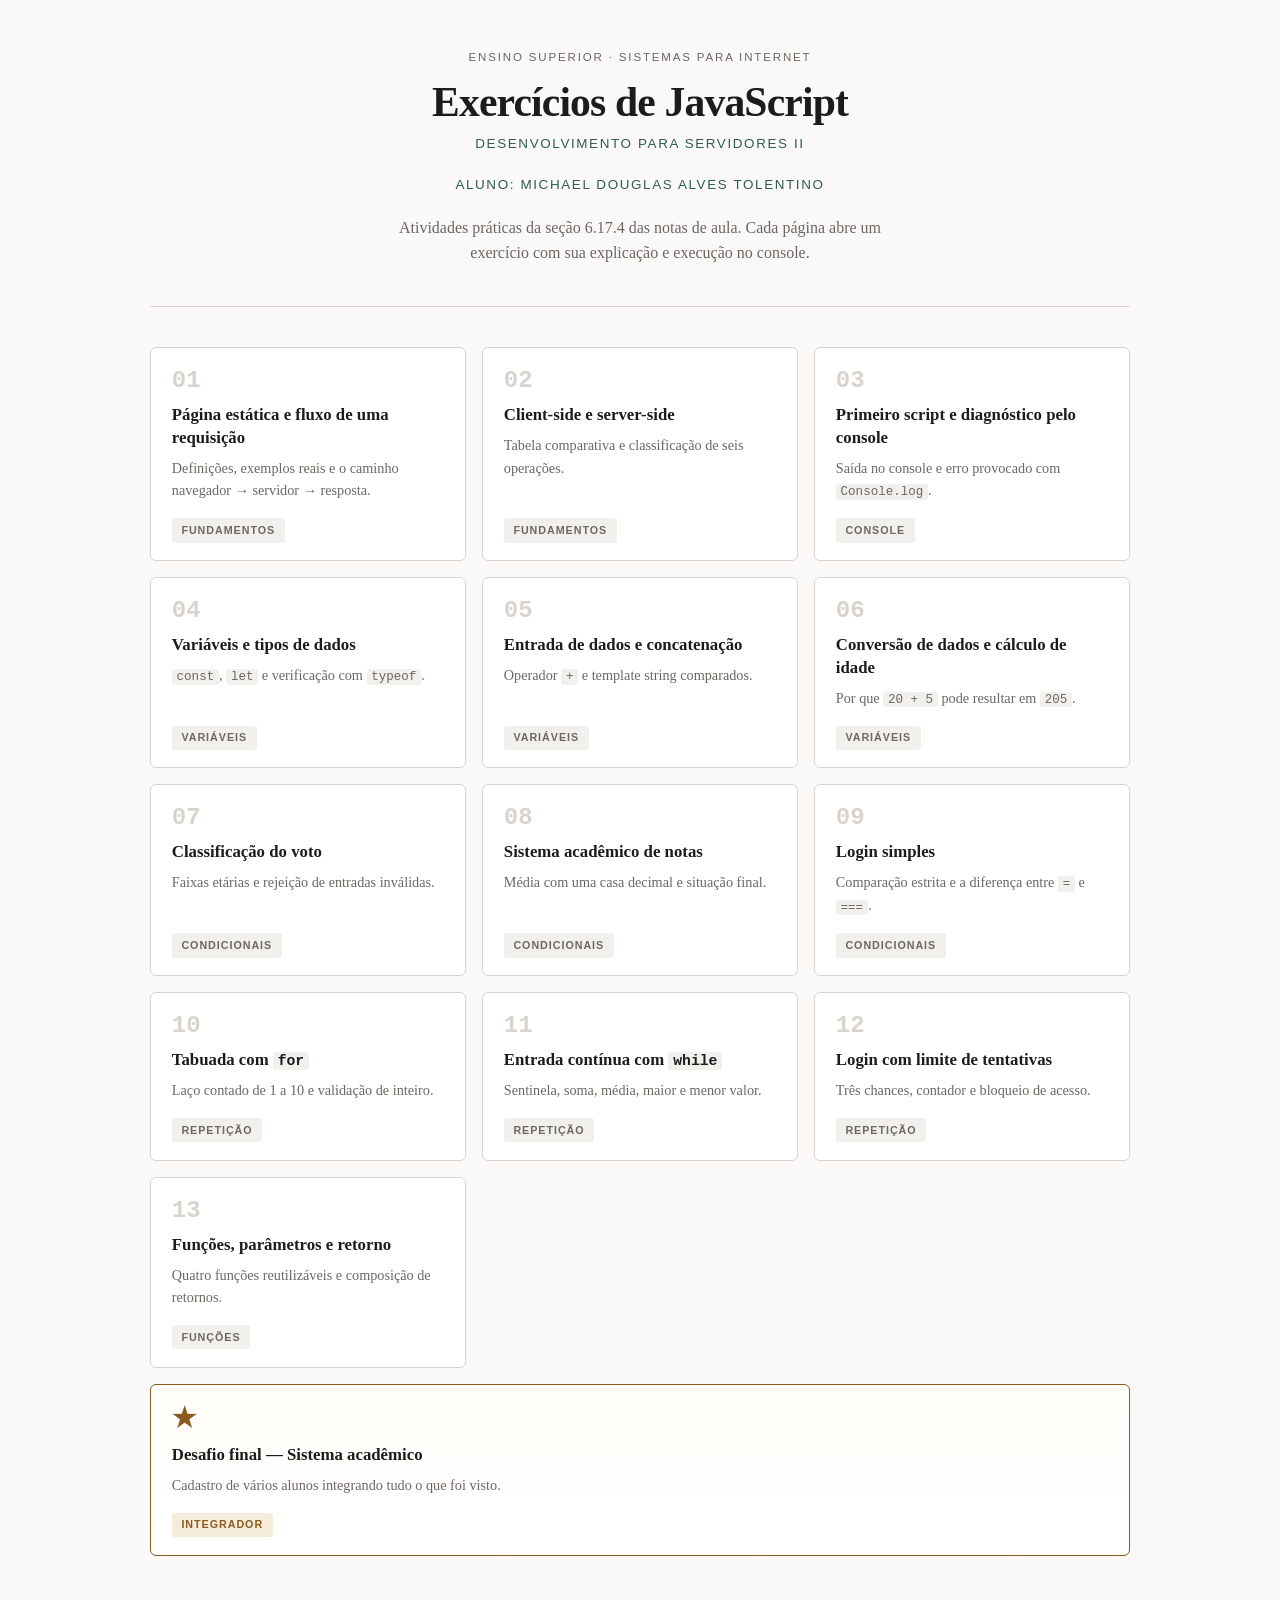
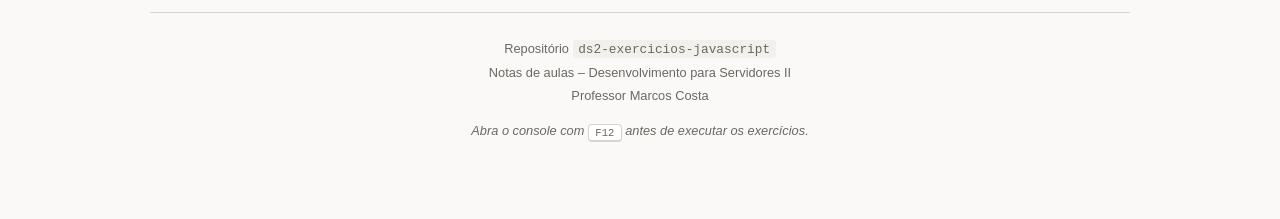
<file: index.html>
<!DOCTYPE html>
<html lang="pt-BR">
<head>
  <meta charset="UTF-8">
  <meta name="viewport" content="width=device-width, initial-scale=1.0">
  <title>Exercícios de JavaScript — Desenvolvimento para Servidores II</title>
  <link rel="stylesheet" href="css/Style.css">
</head>
<body>
<main>

  <header class="cabecalho">
    <p class="etiqueta">Ensino Superior &middot; Sistemas para Internet</p>
    <h1>Exercícios de JavaScript</h1>
    <p class="subtitulo">Desenvolvimento para Servidores II</p>
    <p class="subtitulo">Aluno: Michael Douglas Alves Tolentino</p>
    <p class="descricao">
      Atividades práticas da seção 6.17.4 das notas de aula. Cada página abre um
      exercício com sua explicação e execução no console.
    </p>
  </header>

  <nav class="grade" aria-label="Lista de exercícios">

    <a class="cartao" href="exercicio1.html">
      <span class="numero">01</span>
      <span class="titulo">Página estática e fluxo de uma requisição</span>
      <span class="descricao-cartao">Definições, exemplos reais e o caminho navegador → servidor → resposta.</span>
      <span class="tema">Fundamentos</span>
    </a>

    <a class="cartao" href="exercicio2.html">
      <span class="numero">02</span>
      <span class="titulo">Client-side e server-side</span>
      <span class="descricao-cartao">Tabela comparativa e classificação de seis operações.</span>
      <span class="tema">Fundamentos</span>
    </a>

    <a class="cartao" href="exercicio3.html">
      <span class="numero">03</span>
      <span class="titulo">Primeiro script e diagnóstico pelo console</span>
      <span class="descricao-cartao">Saída no console e erro provocado com <code>Console.log</code>.</span>
      <span class="tema">Console</span>
    </a>

    <a class="cartao" href="exercicio4.html">
      <span class="numero">04</span>
      <span class="titulo">Variáveis e tipos de dados</span>
      <span class="descricao-cartao"><code>const</code>, <code>let</code> e verificação com <code>typeof</code>.</span>
      <span class="tema">Variáveis</span>
    </a>

    <a class="cartao" href="exercicio5.html">
      <span class="numero">05</span>
      <span class="titulo">Entrada de dados e concatenação</span>
      <span class="descricao-cartao">Operador <code>+</code> e template string comparados.</span>
      <span class="tema">Variáveis</span>
    </a>

    <a class="cartao" href="exercicio6.html">
      <span class="numero">06</span>
      <span class="titulo">Conversão de dados e cálculo de idade</span>
      <span class="descricao-cartao">Por que <code>20 + 5</code> pode resultar em <code>205</code>.</span>
      <span class="tema">Variáveis</span>
    </a>

    <a class="cartao" href="exercicio7.html">
      <span class="numero">07</span>
      <span class="titulo">Classificação do voto</span>
      <span class="descricao-cartao">Faixas etárias e rejeição de entradas inválidas.</span>
      <span class="tema">Condicionais</span>
    </a>

    <a class="cartao" href="exercicio8.html">
      <span class="numero">08</span>
      <span class="titulo">Sistema acadêmico de notas</span>
      <span class="descricao-cartao">Média com uma casa decimal e situação final.</span>
      <span class="tema">Condicionais</span>
    </a>

    <a class="cartao" href="exercicio9.html">
      <span class="numero">09</span>
      <span class="titulo">Login simples</span>
      <span class="descricao-cartao">Comparação estrita e a diferença entre <code>=</code> e <code>===</code>.</span>
      <span class="tema">Condicionais</span>
    </a>

    <a class="cartao" href="exercicio10.html">
      <span class="numero">10</span>
      <span class="titulo">Tabuada com <code>for</code></span>
      <span class="descricao-cartao">Laço contado de 1 a 10 e validação de inteiro.</span>
      <span class="tema">Repetição</span>
    </a>

    <a class="cartao" href="exercicio11.html">
      <span class="numero">11</span>
      <span class="titulo">Entrada contínua com <code>while</code></span>
      <span class="descricao-cartao">Sentinela, soma, média, maior e menor valor.</span>
      <span class="tema">Repetição</span>
    </a>

    <a class="cartao" href="exercicio12.html">
      <span class="numero">12</span>
      <span class="titulo">Login com limite de tentativas</span>
      <span class="descricao-cartao">Três chances, contador e bloqueio de acesso.</span>
      <span class="tema">Repetição</span>
    </a>

    <a class="cartao" href="exercicio13.html">
      <span class="numero">13</span>
      <span class="titulo">Funções, parâmetros e retorno</span>
      <span class="descricao-cartao">Quatro funções reutilizáveis e composição de retornos.</span>
      <span class="tema">Funções</span>
    </a>

    <a class="cartao destaque" href="dessafio_final.html">
      <span class="numero">★</span>
      <span class="titulo">Desafio final — Sistema acadêmico</span>
      <span class="descricao-cartao">Cadastro de vários alunos integrando tudo o que foi visto.</span>
      <span class="tema">Integrador</span>
    </a>

  </nav>

  <footer>
    <p>
      Repositório <code>ds2-exercicios-javascript</code><br>
      Notas de aulas &ndash; Desenvolvimento para Servidores II<br>
      Professor Marcos Costa
    </p>
    <p class="dica">
      Abra o console com <kbd>F12</kbd> antes de executar os exercícios.
    </p>
  </footer>

</main>
</body>
</html>
</file>
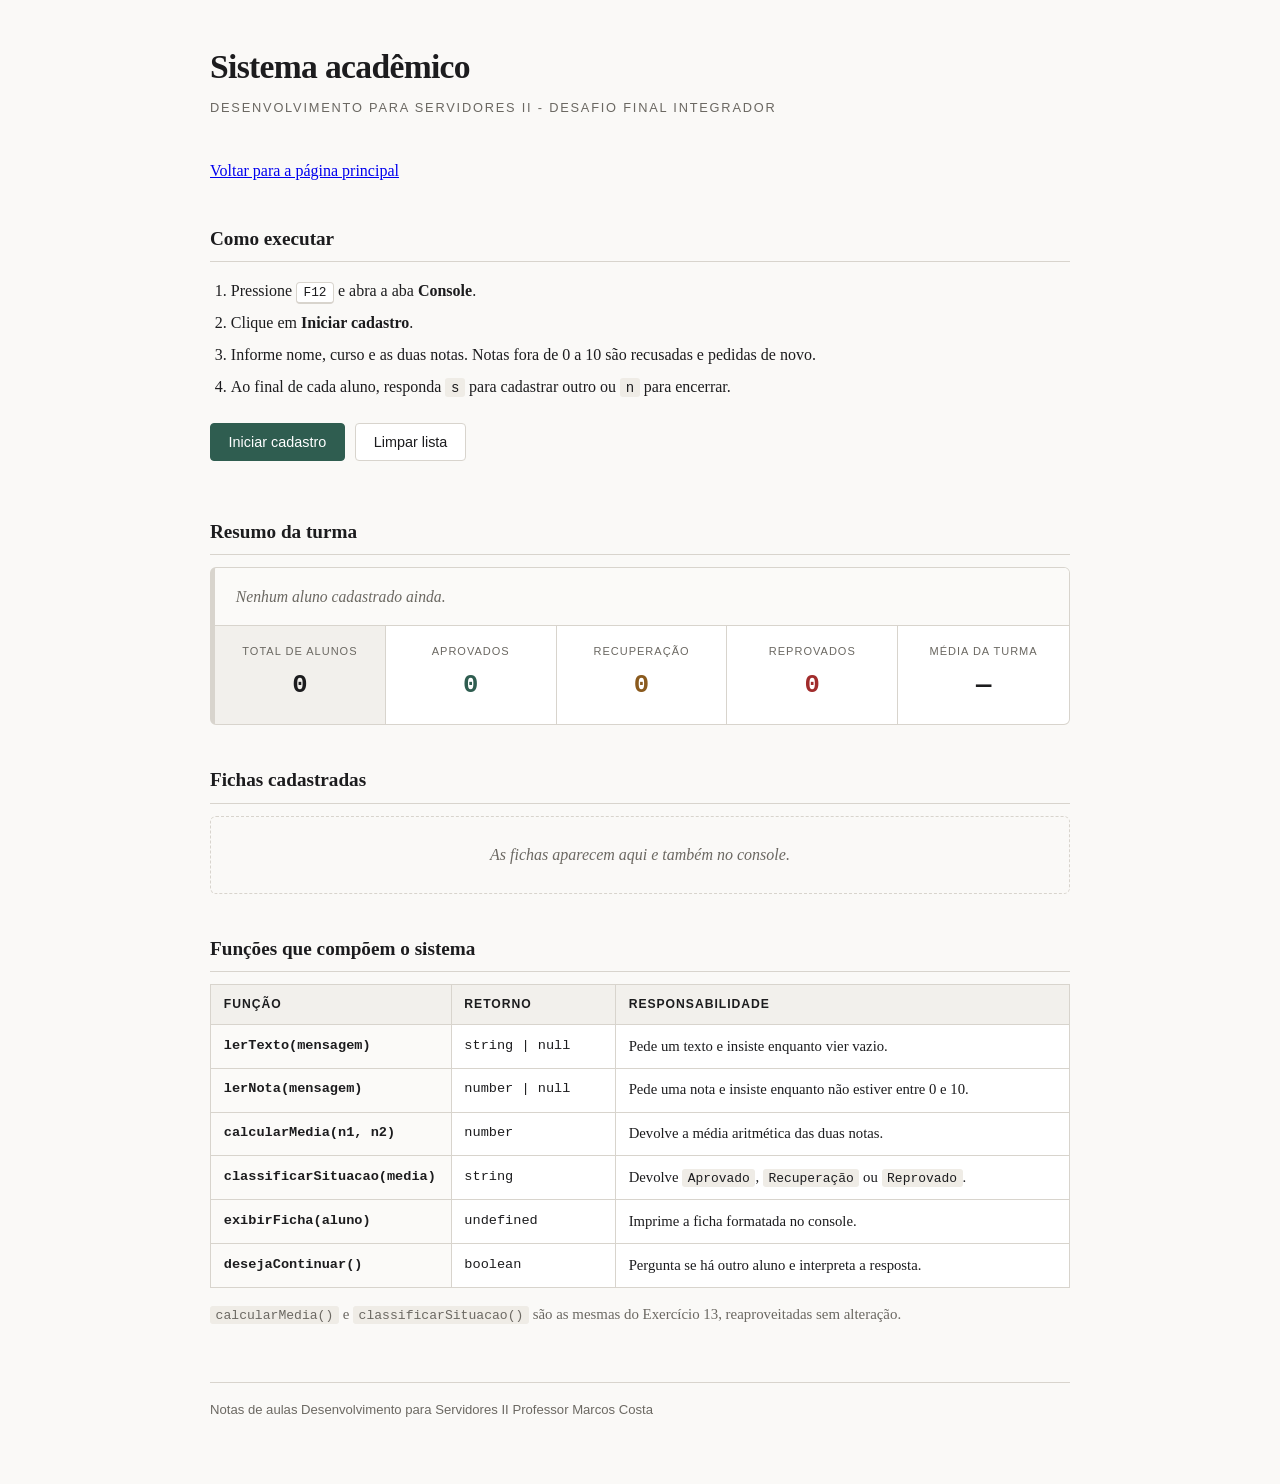
<file: dessafio_final.html>
<!DOCTYPE html>
<html lang="pt-BR">
<head>
  <meta charset="UTF-8">
  <meta name="viewport" content="width=device-width, initial-scale=1.0">
  <title>Desafio final — Sistema acadêmico</title>
  <link rel="stylesheet" href="css/desafio_final.css">
</head>
<body>
<main>

  <header class="cabecalho">
    <h1>Sistema acadêmico</h1>
    <p class="subtitulo">Desenvolvimento para Servidores II - Desafio final integrador</p>
    <a href="index.html">Voltar para a página principal</a>
  </header>

  <section class="instrucoes">
    <h2>Como executar</h2>
    <ol>
      <li>Pressione <kbd>F12</kbd> e abra a aba <strong>Console</strong>.</li>
      <li>Clique em <strong>Iniciar cadastro</strong>.</li>
      <li>Informe nome, curso e as duas notas. Notas fora de 0 a 10 são recusadas e pedidas de novo.</li>
      <li>Ao final de cada aluno, responda <code>s</code> para cadastrar outro ou <code>n</code> para encerrar.</li>
    </ol>
    <button type="button" id="btnIniciar" class="botao-demo">Iniciar cadastro</button>
    <button type="button" id="btnLimpar" class="botao-demo secundario">Limpar lista</button>
  </section>

  <section>
    <h2>Resumo da turma</h2>
    <div class="painel" id="painel" data-estado="vazio">
      <p class="estado" id="estadoTexto">Nenhum aluno cadastrado ainda.</p>

      <div class="grade">
        <div class="celula destaque">
          <span class="celula-rotulo">Total de alunos</span>
          <span class="celula-valor" id="valorTotal">0</span>
        </div>
        <div class="celula">
          <span class="celula-rotulo">Aprovados</span>
          <span class="celula-valor aprovado" id="valorAprovados">0</span>
        </div>
        <div class="celula">
          <span class="celula-rotulo">Recuperação</span>
          <span class="celula-valor recuperacao" id="valorRecuperacao">0</span>
        </div>
        <div class="celula">
          <span class="celula-rotulo">Reprovados</span>
          <span class="celula-valor reprovado" id="valorReprovados">0</span>
        </div>
        <div class="celula">
          <span class="celula-rotulo">Média da turma</span>
          <span class="celula-valor" id="valorMediaTurma">—</span>
        </div>
      </div>
    </div>
  </section>

  <section>
    <h2>Fichas cadastradas</h2>
    <div class="fichas" id="fichas">
      <p class="vazio">As fichas aparecem aqui e também no console.</p>
    </div>
  </section>

  <section>
    <h2>Funções que compõem o sistema</h2>
    <div class="tabela-rolagem">
      <table class="dados">
        <thead>
          <tr>
            <th>Função</th>
            <th>Retorno</th>
            <th>Responsabilidade</th>
          </tr>
        </thead>
        <tbody>
          <tr>
            <th scope="row" class="mono">lerTexto(mensagem)</th>
            <td class="mono">string | null</td>
            <td>Pede um texto e insiste enquanto vier vazio.</td>
          </tr>
          <tr>
            <th scope="row" class="mono">lerNota(mensagem)</th>
            <td class="mono">number | null</td>
            <td>Pede uma nota e insiste enquanto não estiver entre 0 e 10.</td>
          </tr>
          <tr>
            <th scope="row" class="mono">calcularMedia(n1, n2)</th>
            <td class="mono">number</td>
            <td>Devolve a média aritmética das duas notas.</td>
          </tr>
          <tr>
            <th scope="row" class="mono">classificarSituacao(media)</th>
            <td class="mono">string</td>
            <td>Devolve <code>Aprovado</code>, <code>Recuperação</code> ou <code>Reprovado</code>.</td>
          </tr>
          <tr>
            <th scope="row" class="mono">exibirFicha(aluno)</th>
            <td class="mono">undefined</td>
            <td>Imprime a ficha formatada no console.</td>
          </tr>
          <tr>
            <th scope="row" class="mono">desejaContinuar()</th>
            <td class="mono">boolean</td>
            <td>Pergunta se há outro aluno e interpreta a resposta.</td>
          </tr>
        </tbody>
      </table>
    </div>
    <p class="apoio">
      <code>calcularMedia()</code> e <code>classificarSituacao()</code> são as
      mesmas do Exercício 13, reaproveitadas sem alteração.
    </p>
  </section>

  <footer>
    Notas de aulas Desenvolvimento para Servidores II
    Professor Marcos Costa
  </footer> 

</main>

<script src="js/desafio_final.js"></script>
</body>
</html>
</file>
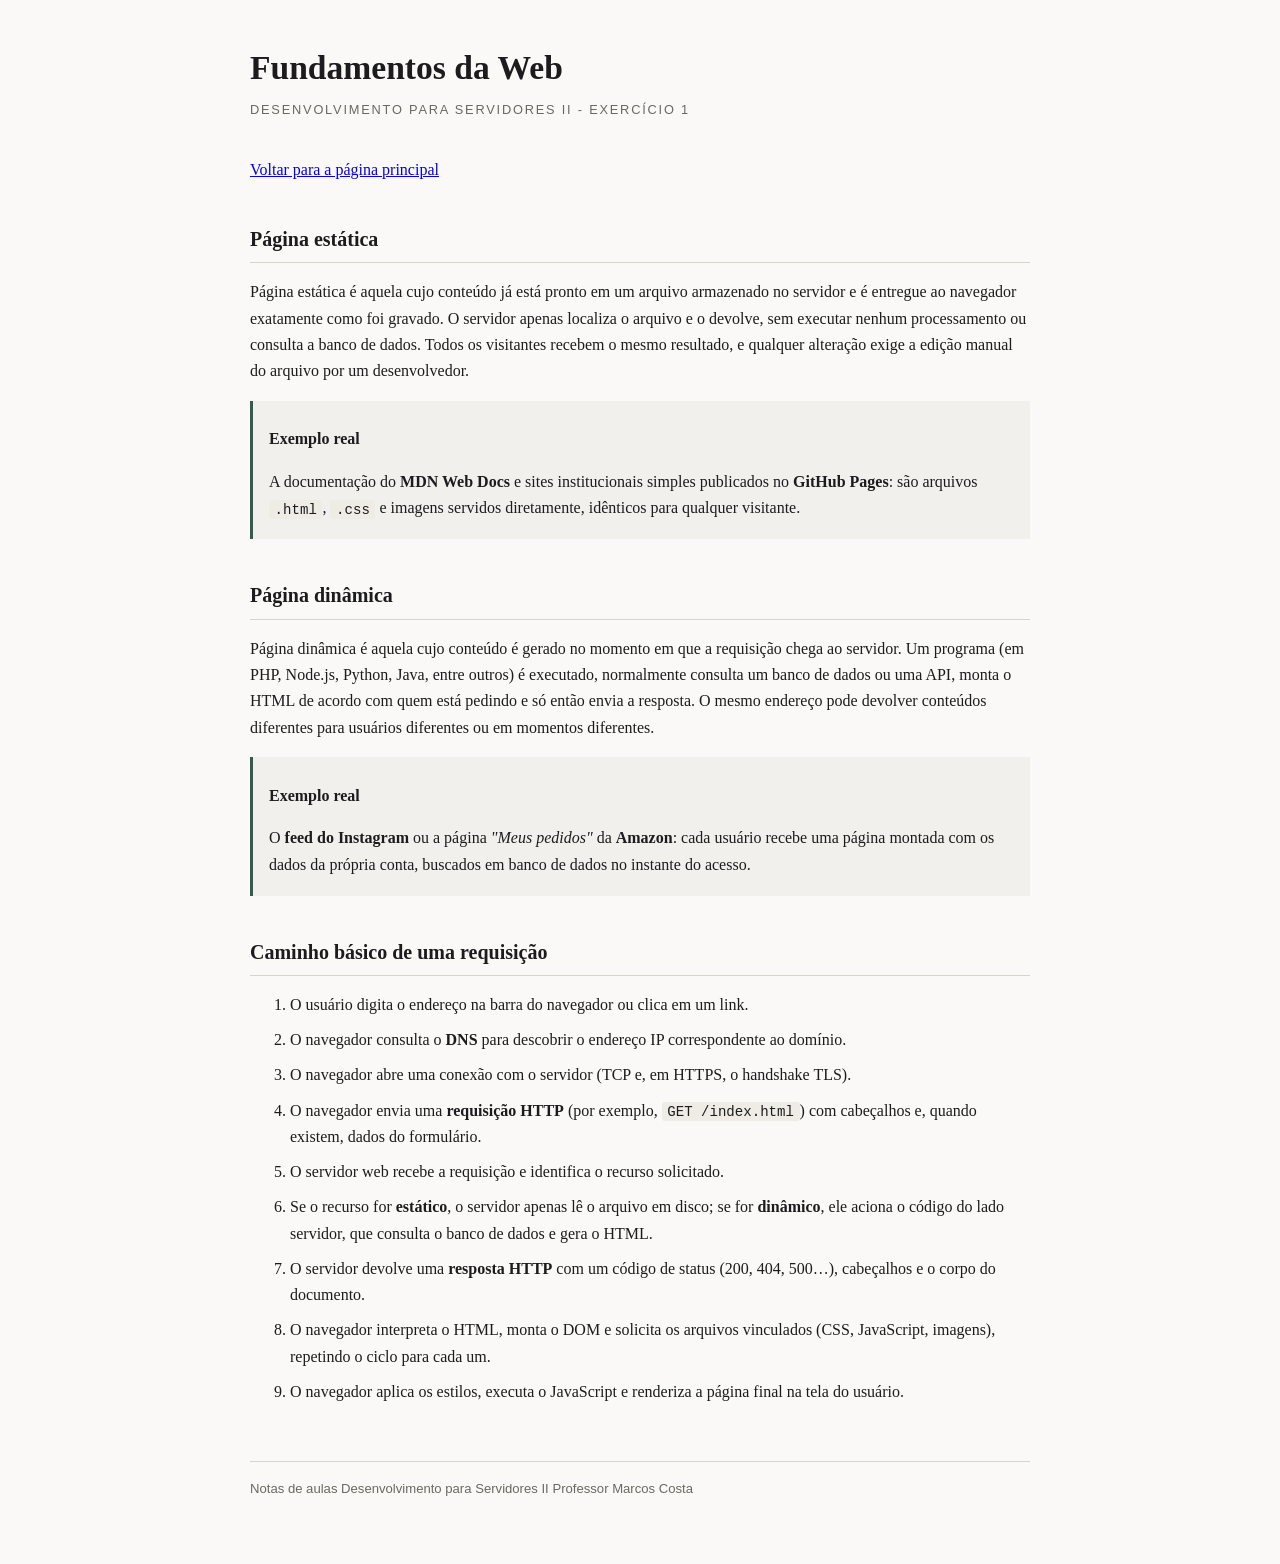
<file: exercicio1.html>
<!DOCTYPE html>
<html lang="pt-BR">
<head>
  <meta charset="UTF-8">
  <meta name="viewport" content="width=device-width, initial-scale=1.0">
  <title>Fundamentos da Web</title>
  <link rel="stylesheet" href="css/Exercicio1.css">
</head>
<body>
<main>
  <h1>Fundamentos da Web</h1>
  <p class="subtitulo">Desenvolvimento para Servidores II - Exercício 1</p>
  <a href="index.html">Voltar para a página principal</a>

  <h2>Página estática</h2>
  <p>
    Página estática é aquela cujo conteúdo já está pronto em um arquivo armazenado
    no servidor e é entregue ao navegador exatamente como foi gravado. O servidor
    apenas localiza o arquivo e o devolve, sem executar nenhum processamento ou
    consulta a banco de dados. Todos os visitantes recebem o mesmo resultado, e
    qualquer alteração exige a edição manual do arquivo por um desenvolvedor.
  </p>
  <div class="exemplo">
    <h3>Exemplo real</h3>
    <p>
      A documentação do <strong>MDN Web Docs</strong> e sites institucionais simples
      publicados no <strong>GitHub Pages</strong>: são arquivos <code>.html</code>,
      <code>.css</code> e imagens servidos diretamente, idênticos para qualquer visitante.
    </p>
  </div>

  <h2>Página dinâmica</h2>
  <p>
    Página dinâmica é aquela cujo conteúdo é gerado no momento em que a requisição
    chega ao servidor. Um programa (em PHP, Node.js, Python, Java, entre outros)
    é executado, normalmente consulta um banco de dados ou uma API, monta o HTML
    de acordo com quem está pedindo e só então envia a resposta. O mesmo endereço
    pode devolver conteúdos diferentes para usuários diferentes ou em momentos
    diferentes.
  </p>
  <div class="exemplo">
    <h3>Exemplo real</h3>
    <p>
      O <strong>feed do Instagram</strong> ou a página <em>"Meus pedidos"</em> da
      <strong>Amazon</strong>: cada usuário recebe uma página montada com os dados
      da própria conta, buscados em banco de dados no instante do acesso.
    </p>
  </div>

  <h2>Caminho básico de uma requisição</h2>
  <ol class="fluxo">
    <li>O usuário digita o endereço na barra do navegador ou clica em um link.</li>
    <li>O navegador consulta o <strong>DNS</strong> para descobrir o endereço IP correspondente ao domínio.</li>
    <li>O navegador abre uma conexão com o servidor (TCP e, em HTTPS, o handshake TLS).</li>
    <li>O navegador envia uma <strong>requisição HTTP</strong> (por exemplo, <code>GET /index.html</code>) com cabeçalhos e, quando existem, dados do formulário.</li>
    <li>O servidor web recebe a requisição e identifica o recurso solicitado.</li>
    <li>Se o recurso for <strong>estático</strong>, o servidor apenas lê o arquivo em disco; se for <strong>dinâmico</strong>, ele aciona o código do lado servidor, que consulta o banco de dados e gera o HTML.</li>
    <li>O servidor devolve uma <strong>resposta HTTP</strong> com um código de status (200, 404, 500&hellip;), cabeçalhos e o corpo do documento.</li>
    <li>O navegador interpreta o HTML, monta o DOM e solicita os arquivos vinculados (CSS, JavaScript, imagens), repetindo o ciclo para cada um.</li>
    <li>O navegador aplica os estilos, executa o JavaScript e renderiza a página final na tela do usuário.</li>
  </ol>

  <footer>
    Notas de aulas Desenvolvimento para Servidores II
    Professor Marcos Costa
  </footer> 
</main>
</body>
</html>
</file>
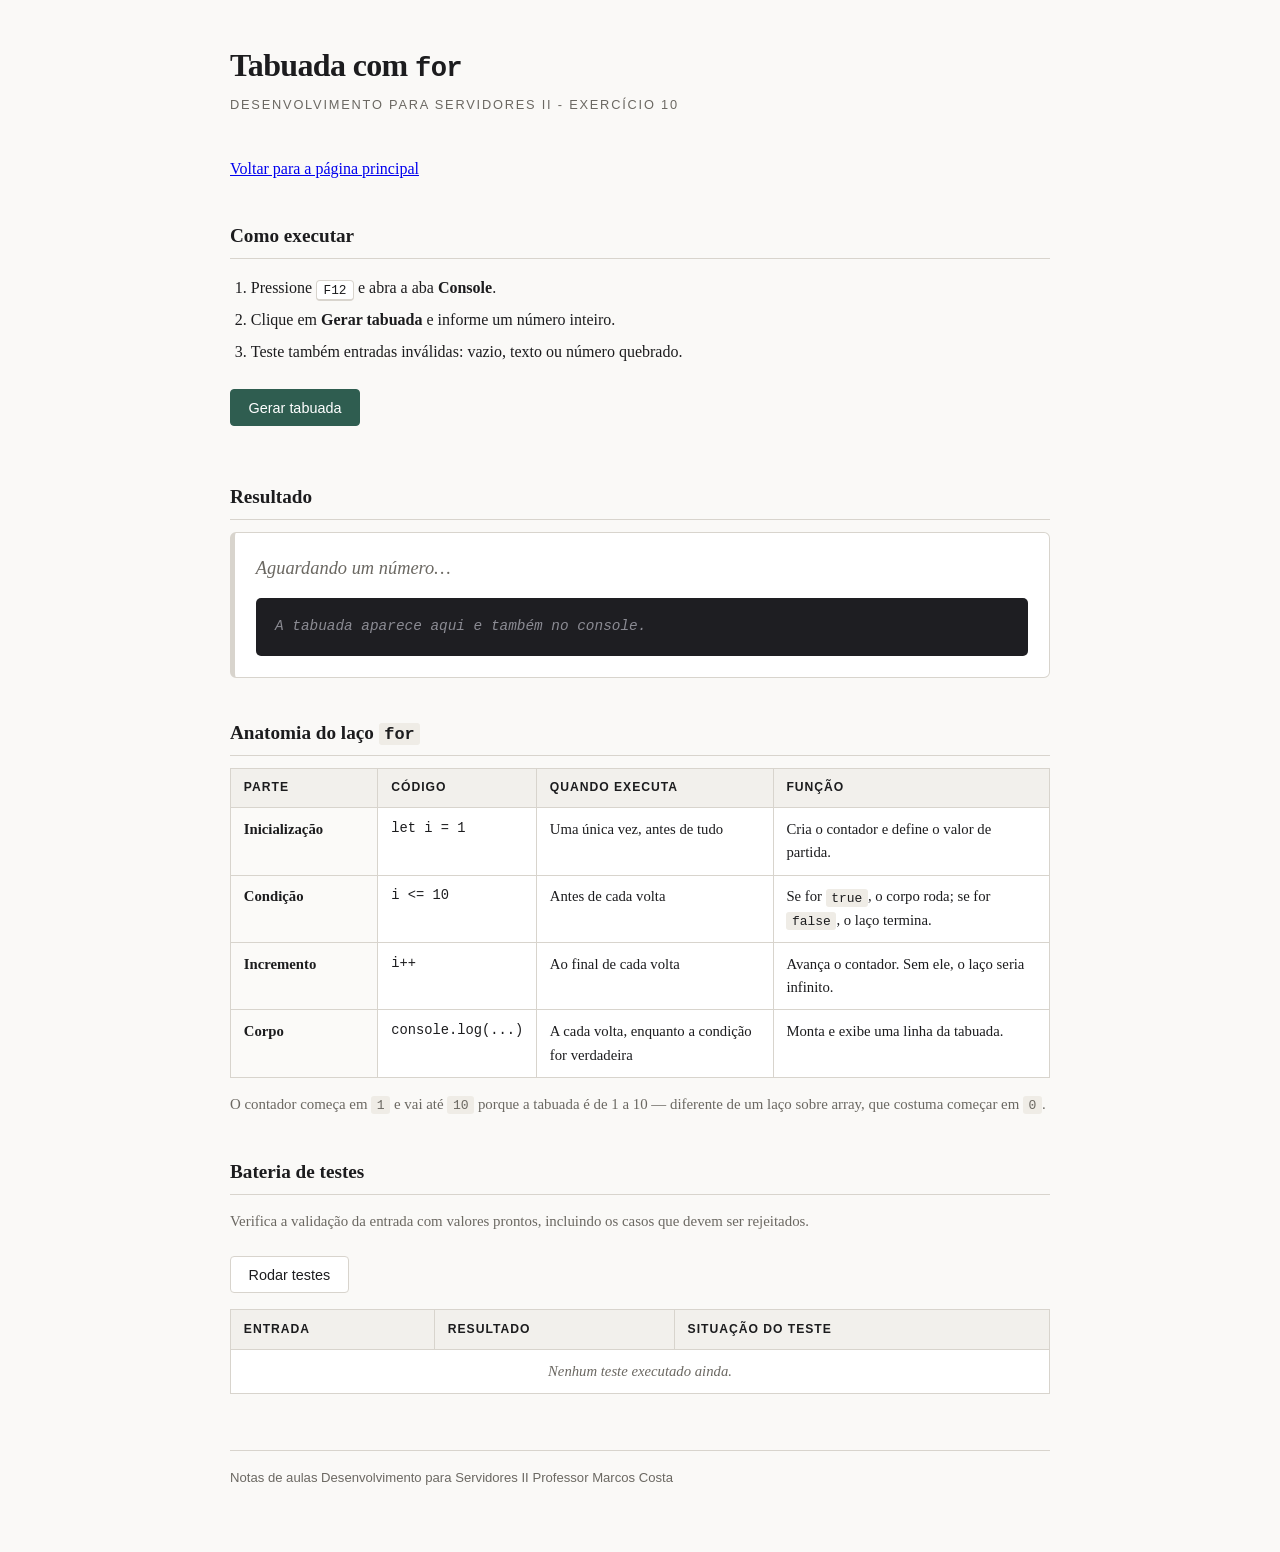
<file: exercicio10.html>
<!DOCTYPE html>
<html lang="pt-BR">
<head>
  <meta charset="UTF-8">
  <meta name="viewport" content="width=device-width, initial-scale=1.0">
  <title>Tabuada com for</title>
  <link rel="stylesheet" href="css/Exercicio10.css">
</head>
<body>
<main>

  <header class="cabecalho">
    <h1>Tabuada com <code>for</code></h1>
    <p class="subtitulo">Desenvolvimento para Servidores II - Exercício 10</p>
    <a href="index.html">Voltar para a página principal</a>
  </header>

  <section class="instrucoes">
    <h2>Como executar</h2>
    <ol>
      <li>Pressione <kbd>F12</kbd> e abra a aba <strong>Console</strong>.</li>
      <li>Clique em <strong>Gerar tabuada</strong> e informe um número inteiro.</li>
      <li>Teste também entradas inválidas: vazio, texto ou número quebrado.</li>
    </ol>
    <button type="button" id="btnIniciar" class="botao-demo">Gerar tabuada</button>
  </section>

  <section>
    <h2>Resultado</h2>
    <div class="painel" id="painel" data-estado="aguardando">
      <p class="titulo-tabuada" id="tituloTabuada">Aguardando um número…</p>
      <div class="terminal" id="terminal">
        <p class="aguardando">A tabuada aparece aqui e também no console.</p>
      </div>
    </div>
  </section>

  <section>
    <h2>Anatomia do laço <code>for</code></h2>
    <div class="tabela-rolagem">
      <table class="dados">
        <thead>
          <tr>
            <th>Parte</th>
            <th>Código</th>
            <th>Quando executa</th>
            <th>Função</th>
          </tr>
        </thead>
        <tbody>
          <tr>
            <th scope="row">Inicialização</th>
            <td class="mono">let i = 1</td>
            <td>Uma única vez, antes de tudo</td>
            <td>Cria o contador e define o valor de partida.</td>
          </tr>
          <tr>
            <th scope="row">Condição</th>
            <td class="mono">i &lt;= 10</td>
            <td>Antes de cada volta</td>
            <td>Se for <code>true</code>, o corpo roda; se for <code>false</code>, o laço termina.</td>
          </tr>
          <tr>
            <th scope="row">Incremento</th>
            <td class="mono">i++</td>
            <td>Ao final de cada volta</td>
            <td>Avança o contador. Sem ele, o laço seria infinito.</td>
          </tr>
          <tr>
            <th scope="row">Corpo</th>
            <td class="mono">console.log(...)</td>
            <td>A cada volta, enquanto a condição for verdadeira</td>
            <td>Monta e exibe uma linha da tabuada.</td>
          </tr>
        </tbody>
      </table>
    </div>
    <p class="apoio">
      O contador começa em <code>1</code> e vai até <code>10</code> porque a
      tabuada é de 1 a 10 — diferente de um laço sobre array, que costuma
      começar em <code>0</code>.
    </p>
  </section>

  <section>
    <h2>Bateria de testes</h2>
    <p class="apoio">
      Verifica a validação da entrada com valores prontos, incluindo os casos
      que devem ser rejeitados.
    </p>
    <button type="button" id="btnTestes" class="botao-demo secundario">Rodar testes</button>
    <div class="tabela-rolagem">
      <table class="dados">
        <thead>
          <tr>
            <th>Entrada</th>
            <th>Resultado</th>
            <th>Situação do teste</th>
          </tr>
        </thead>
        <tbody id="corpoTestes">
          <tr class="vazio"><td colspan="3">Nenhum teste executado ainda.</td></tr>
        </tbody>
      </table>
    </div>
  </section>

  <footer>
    Notas de aulas Desenvolvimento para Servidores II
    Professor Marcos Costa
  </footer> 

</main>

<script src="js/exercicio10.js"></script>
</body>
</html>
</file>
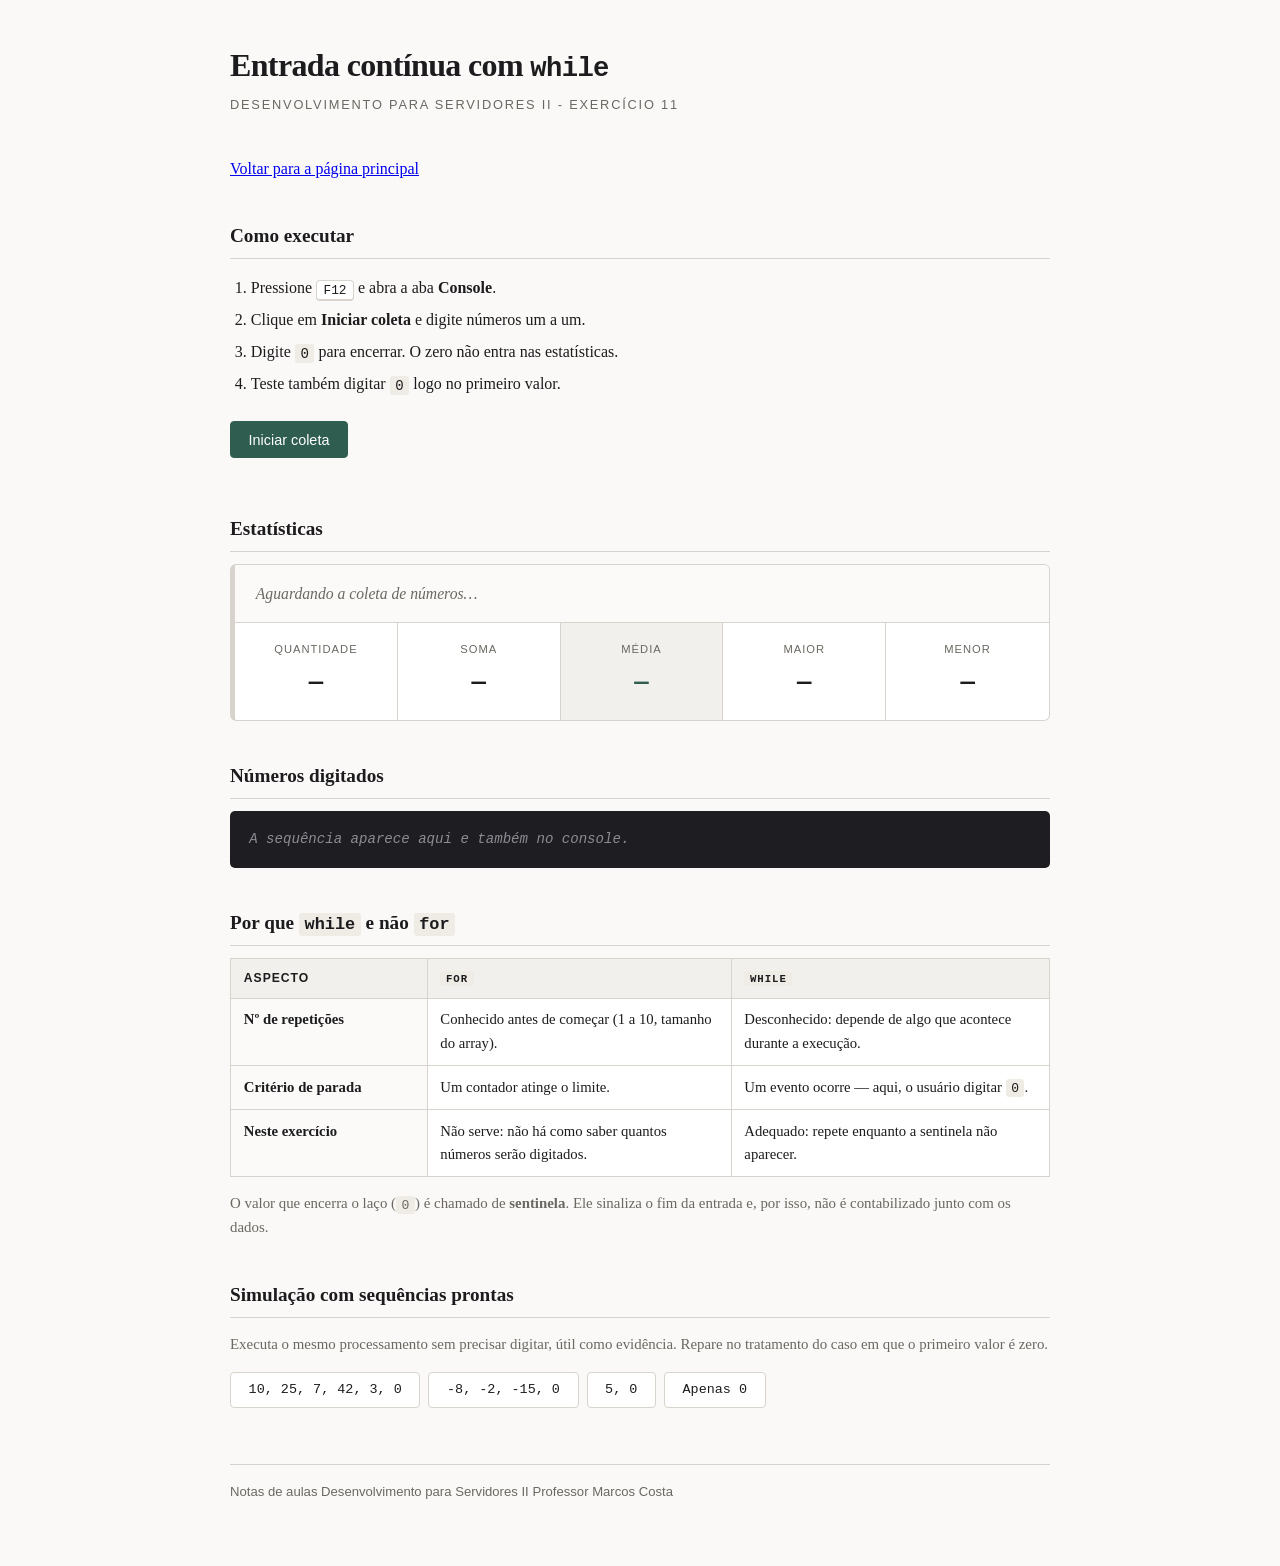
<file: exercicio11.html>
<!DOCTYPE html>
<html lang="pt-BR">
<head>
  <meta charset="UTF-8">
  <meta name="viewport" content="width=device-width, initial-scale=1.0">
  <title>Entrada contínua com while</title>
  <link rel="stylesheet" href="css/Exercicio11.css">
</head>
<body>
<main>

  <header class="cabecalho">
    <h1>Entrada contínua com <code>while</code></h1>
    <p class="subtitulo">Desenvolvimento para Servidores II - Exercício 11</p>
    <a href="index.html">Voltar para a página principal</a>
  </header>

  <section class="instrucoes">
    <h2>Como executar</h2>
    <ol>
      <li>Pressione <kbd>F12</kbd> e abra a aba <strong>Console</strong>.</li>
      <li>Clique em <strong>Iniciar coleta</strong> e digite números um a um.</li>
      <li>Digite <code>0</code> para encerrar. O zero não entra nas estatísticas.</li>
      <li>Teste também digitar <code>0</code> logo no primeiro valor.</li>
    </ol>
    <button type="button" id="btnIniciar" class="botao-demo">Iniciar coleta</button>
  </section>

  <section>
    <h2>Estatísticas</h2>
    <div class="painel" id="painel" data-estado="aguardando">
      <p class="estado" id="estadoTexto">Aguardando a coleta de números…</p>

      <div class="grade">
        <div class="celula">
          <span class="celula-rotulo">Quantidade</span>
          <span class="celula-valor" id="valorQuantidade">—</span>
        </div>
        <div class="celula">
          <span class="celula-rotulo">Soma</span>
          <span class="celula-valor" id="valorSoma">—</span>
        </div>
        <div class="celula destaque">
          <span class="celula-rotulo">Média</span>
          <span class="celula-valor" id="valorMedia">—</span>
        </div>
        <div class="celula">
          <span class="celula-rotulo">Maior</span>
          <span class="celula-valor" id="valorMaior">—</span>
        </div>
        <div class="celula">
          <span class="celula-rotulo">Menor</span>
          <span class="celula-valor" id="valorMenor">—</span>
        </div>
      </div>
    </div>
  </section>

  <section>
    <h2>Números digitados</h2>
    <div class="terminal" id="terminal">
      <p class="aguardando">A sequência aparece aqui e também no console.</p>
    </div>
  </section>

  <section>
    <h2>Por que <code>while</code> e não <code>for</code></h2>
    <div class="tabela-rolagem">
      <table class="dados">
        <thead>
          <tr>
            <th>Aspecto</th>
            <th><code>for</code></th>
            <th><code>while</code></th>
          </tr>
        </thead>
        <tbody>
          <tr>
            <th scope="row">Nº de repetições</th>
            <td>Conhecido antes de começar (1 a 10, tamanho do array).</td>
            <td>Desconhecido: depende de algo que acontece durante a execução.</td>
          </tr>
          <tr>
            <th scope="row">Critério de parada</th>
            <td>Um contador atinge o limite.</td>
            <td>Um evento ocorre — aqui, o usuário digitar <code>0</code>.</td>
          </tr>
          <tr>
            <th scope="row">Neste exercício</th>
            <td>Não serve: não há como saber quantos números serão digitados.</td>
            <td>Adequado: repete enquanto a sentinela não aparecer.</td>
          </tr>
        </tbody>
      </table>
    </div>
    <p class="apoio">
      O valor que encerra o laço (<code>0</code>) é chamado de
      <strong>sentinela</strong>. Ele sinaliza o fim da entrada e, por isso, não
      é contabilizado junto com os dados.
    </p>
  </section>

  <section>
    <h2>Simulação com sequências prontas</h2>
    <p class="apoio">
      Executa o mesmo processamento sem precisar digitar, útil como evidência.
      Repare no tratamento do caso em que o primeiro valor é zero.
    </p>
    <div class="botoes">
      <button type="button" class="botao-demo secundario" data-sequencia="10,25,7,42,3,0">10, 25, 7, 42, 3, 0</button>
      <button type="button" class="botao-demo secundario" data-sequencia="-8,-2,-15,0">-8, -2, -15, 0</button>
      <button type="button" class="botao-demo secundario" data-sequencia="5,0">5, 0</button>
      <button type="button" class="botao-demo secundario" data-sequencia="0">Apenas 0</button>
    </div>
  </section>

  <footer>
    Notas de aulas Desenvolvimento para Servidores II
    Professor Marcos Costa
  </footer> 

</main>

<script src="js/exercicio11.js"></script>
</body>
</html>
</file>
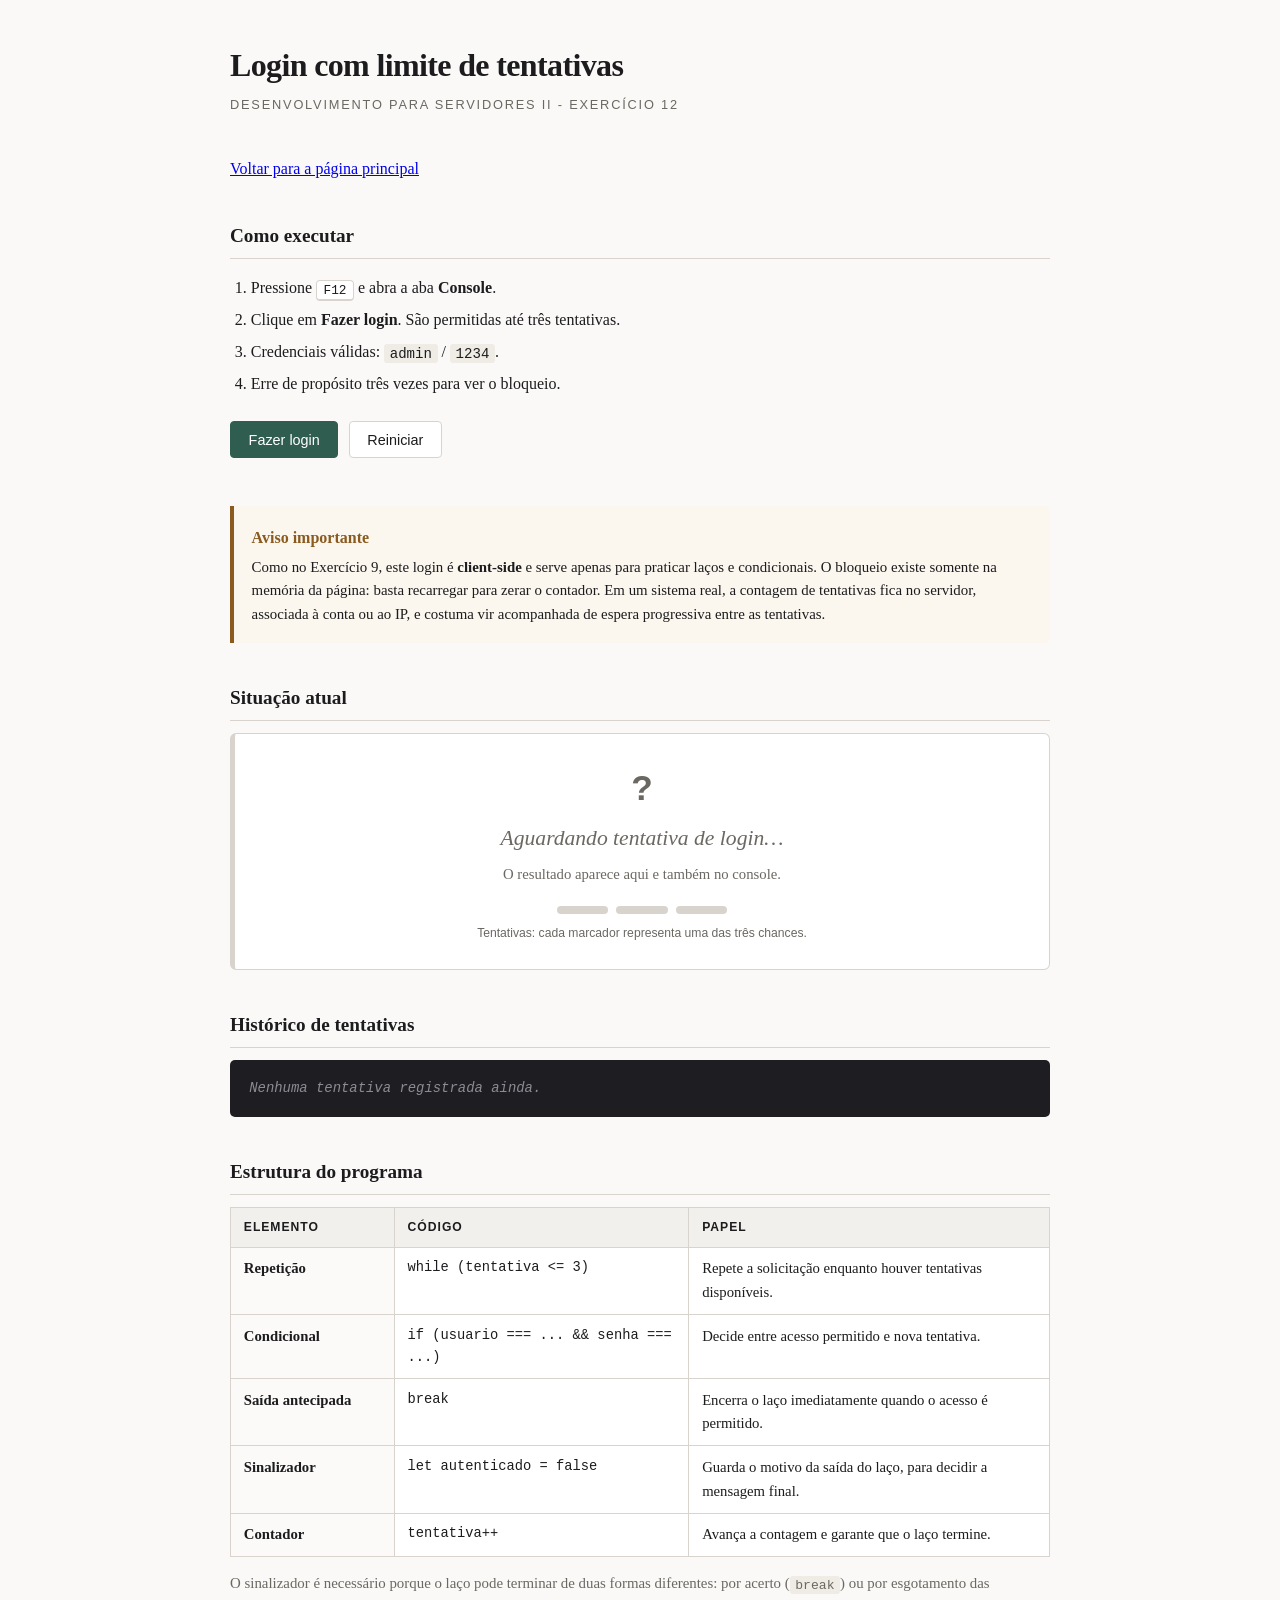
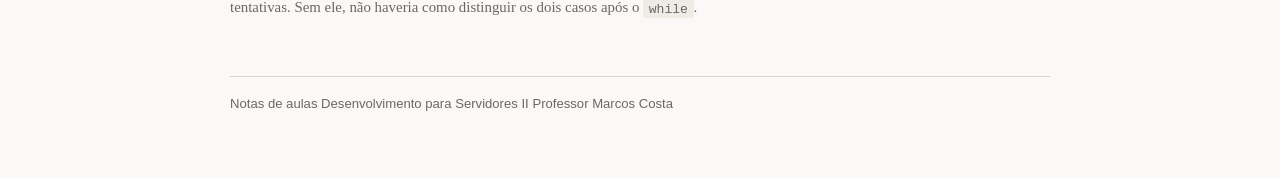
<file: exercicio12.html>
<!DOCTYPE html>
<html lang="pt-BR">
<head>
  <meta charset="UTF-8">
  <meta name="viewport" content="width=device-width, initial-scale=1.0">
  <title>Login com limite de tentativas</title>
  <link rel="stylesheet" href="css/Exercicio12.css">
</head>
<body>
<main>

  <header class="cabecalho">
    <h1>Login com limite de tentativas</h1>
    <p class="subtitulo">Desenvolvimento para Servidores II - Exercício 12</p>
    <a href="index.html">Voltar para a página principal</a>
  </header>

  <section class="instrucoes">
    <h2>Como executar</h2>
    <ol>
      <li>Pressione <kbd>F12</kbd> e abra a aba <strong>Console</strong>.</li>
      <li>Clique em <strong>Fazer login</strong>. São permitidas até três tentativas.</li>
      <li>Credenciais válidas: <code>admin</code> / <code>1234</code>.</li>
      <li>Erre de propósito três vezes para ver o bloqueio.</li>
    </ol>
    <button type="button" id="btnIniciar" class="botao-demo">Fazer login</button>
    <button type="button" id="btnReiniciar" class="botao-demo secundario">Reiniciar</button>
  </section>

  <section class="aviso">
    <h2>Aviso importante</h2>
    <p>
      Como no Exercício 9, este login é <strong>client-side</strong> e serve
      apenas para praticar laços e condicionais. O bloqueio existe somente na
      memória da página: basta recarregar para zerar o contador. Em um sistema
      real, a contagem de tentativas fica no servidor, associada à conta ou ao
      IP, e costuma vir acompanhada de espera progressiva entre as tentativas.
    </p>
  </section>

  <section>
    <h2>Situação atual</h2>
    <div class="painel" id="painel" data-estado="aguardando">
      <p class="icone" id="icone">?</p>
      <p class="mensagem" id="mensagem">Aguardando tentativa de login…</p>
      <p class="detalhe" id="detalhe">O resultado aparece aqui e também no console.</p>

      <div class="marcadores" id="marcadores">
        <span class="marcador" data-tentativa="1"></span>
        <span class="marcador" data-tentativa="2"></span>
        <span class="marcador" data-tentativa="3"></span>
      </div>
      <p class="legenda">Tentativas: cada marcador representa uma das três chances.</p>
    </div>
  </section>

  <section>
    <h2>Histórico de tentativas</h2>
    <div class="terminal" id="terminal">
      <p class="aguardando">Nenhuma tentativa registrada ainda.</p>
    </div>
  </section>

  <section>
    <h2>Estrutura do programa</h2>
    <div class="tabela-rolagem">
      <table class="dados">
        <thead>
          <tr>
            <th>Elemento</th>
            <th>Código</th>
            <th>Papel</th>
          </tr>
        </thead>
        <tbody>
          <tr>
            <th scope="row">Repetição</th>
            <td class="mono">while (tentativa &lt;= 3)</td>
            <td>Repete a solicitação enquanto houver tentativas disponíveis.</td>
          </tr>
          <tr>
            <th scope="row">Condicional</th>
            <td class="mono">if (usuario === ... &amp;&amp; senha === ...)</td>
            <td>Decide entre acesso permitido e nova tentativa.</td>
          </tr>
          <tr>
            <th scope="row">Saída antecipada</th>
            <td class="mono">break</td>
            <td>Encerra o laço imediatamente quando o acesso é permitido.</td>
          </tr>
          <tr>
            <th scope="row">Sinalizador</th>
            <td class="mono">let autenticado = false</td>
            <td>Guarda o motivo da saída do laço, para decidir a mensagem final.</td>
          </tr>
          <tr>
            <th scope="row">Contador</th>
            <td class="mono">tentativa++</td>
            <td>Avança a contagem e garante que o laço termine.</td>
          </tr>
        </tbody>
      </table>
    </div>
    <p class="apoio">
      O sinalizador é necessário porque o laço pode terminar de duas formas
      diferentes: por acerto (<code>break</code>) ou por esgotamento das
      tentativas. Sem ele, não haveria como distinguir os dois casos após o
      <code>while</code>.
    </p>
  </section>

  <footer>
    Notas de aulas Desenvolvimento para Servidores II
    Professor Marcos Costa
  </footer> 

</main>

<script src="js/exercicio12.js"></script>
</body>
</html>
</file>
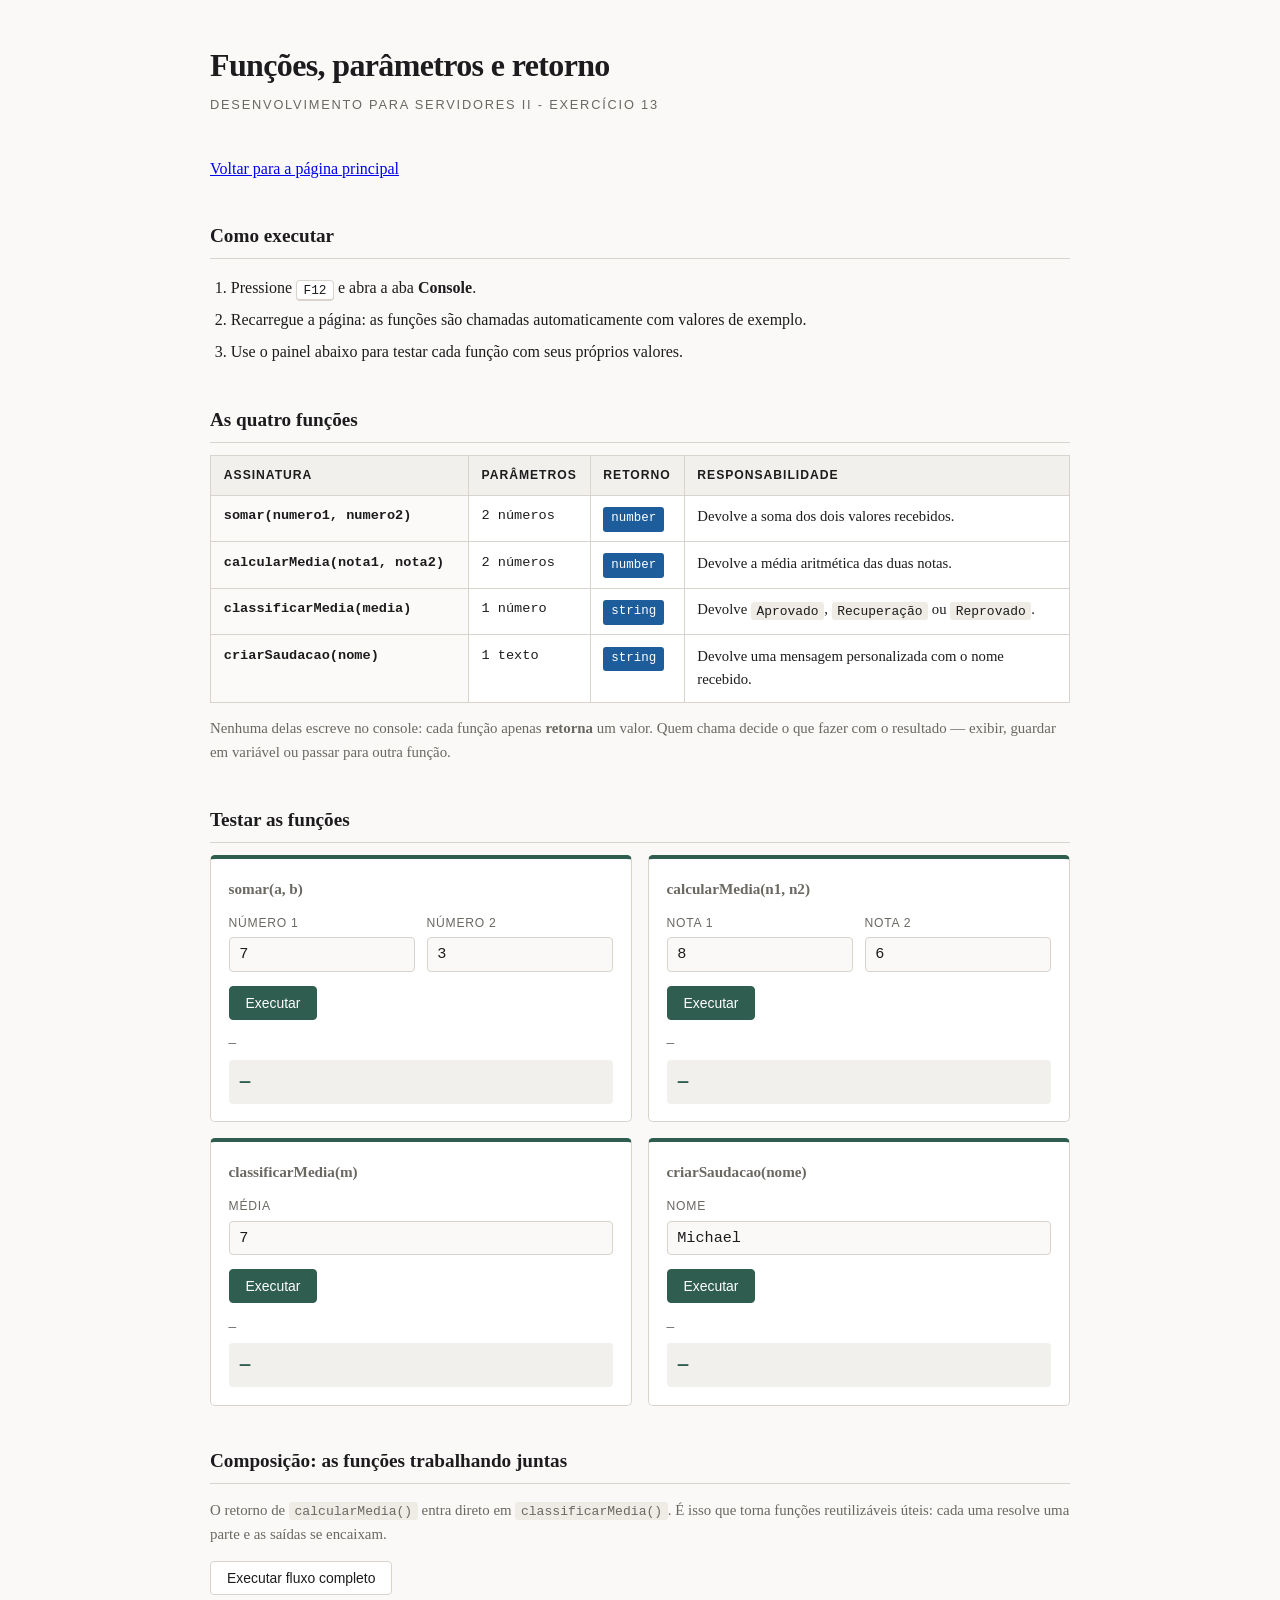
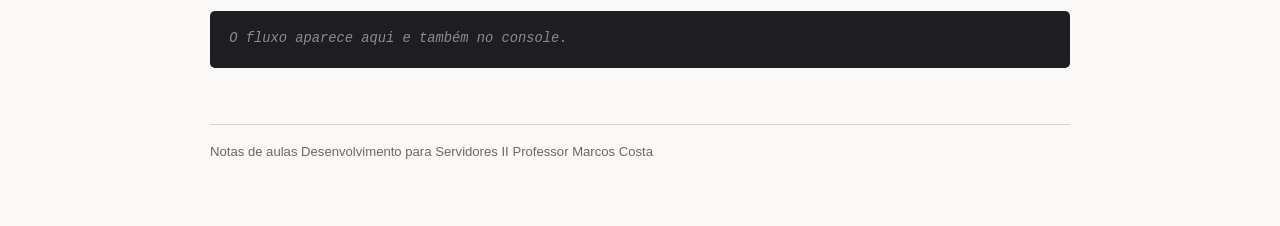
<file: exercicio13.html>
<!DOCTYPE html>
<html lang="pt-BR">
<head>
  <meta charset="UTF-8">
  <meta name="viewport" content="width=device-width, initial-scale=1.0">
  <title>Funções, parâmetros e retorno</title>
  <link rel="stylesheet" href="css/Exercicio13.css">
</head>
<body>
<main>

  <header class="cabecalho">
    <h1>Funções, parâmetros e retorno</h1>
    <p class="subtitulo">Desenvolvimento para Servidores II - Exercício 13</p>
    <a href="index.html">Voltar para a página principal</a>
  </header>

  <section class="instrucoes">
    <h2>Como executar</h2>
    <ol>
      <li>Pressione <kbd>F12</kbd> e abra a aba <strong>Console</strong>.</li>
      <li>Recarregue a página: as funções são chamadas automaticamente com valores de exemplo.</li>
      <li>Use o painel abaixo para testar cada função com seus próprios valores.</li>
    </ol>
  </section>

  <section>
    <h2>As quatro funções</h2>
    <div class="tabela-rolagem">
      <table class="dados">
        <thead>
          <tr>
            <th>Assinatura</th>
            <th>Parâmetros</th>
            <th>Retorno</th>
            <th>Responsabilidade</th>
          </tr>
        </thead>
        <tbody>
          <tr>
            <th scope="row" class="mono">somar(numero1, numero2)</th>
            <td class="mono">2 números</td>
            <td><span class="tipo">number</span></td>
            <td>Devolve a soma dos dois valores recebidos.</td>
          </tr>
          <tr>
            <th scope="row" class="mono">calcularMedia(nota1, nota2)</th>
            <td class="mono">2 números</td>
            <td><span class="tipo">number</span></td>
            <td>Devolve a média aritmética das duas notas.</td>
          </tr>
          <tr>
            <th scope="row" class="mono">classificarMedia(media)</th>
            <td class="mono">1 número</td>
            <td><span class="tipo">string</span></td>
            <td>Devolve <code>Aprovado</code>, <code>Recuperação</code> ou <code>Reprovado</code>.</td>
          </tr>
          <tr>
            <th scope="row" class="mono">criarSaudacao(nome)</th>
            <td class="mono">1 texto</td>
            <td><span class="tipo">string</span></td>
            <td>Devolve uma mensagem personalizada com o nome recebido.</td>
          </tr>
        </tbody>
      </table>
    </div>
    <p class="apoio">
      Nenhuma delas escreve no console: cada função apenas
      <strong>retorna</strong> um valor. Quem chama decide o que fazer com o
      resultado — exibir, guardar em variável ou passar para outra função.
    </p>
  </section>

  <section>
    <h2>Testar as funções</h2>

    <div class="cartoes">

      <div class="cartao">
        <h3 class="mono">somar(a, b)</h3>
        <div class="campos">
          <label>Número 1 <input type="number" id="somaA" value="7" step="any"></label>
          <label>Número 2 <input type="number" id="somaB" value="3" step="any"></label>
        </div>
        <button type="button" class="botao-demo" id="btnSomar">Executar</button>
        <p class="chamada" id="chamadaSoma">—</p>
        <p class="retorno" id="retornoSoma">—</p>
      </div>

      <div class="cartao">
        <h3 class="mono">calcularMedia(n1, n2)</h3>
        <div class="campos">
          <label>Nota 1 <input type="number" id="mediaA" value="8" step="any" min="0" max="10"></label>
          <label>Nota 2 <input type="number" id="mediaB" value="6" step="any" min="0" max="10"></label>
        </div>
        <button type="button" class="botao-demo" id="btnMedia">Executar</button>
        <p class="chamada" id="chamadaMedia">—</p>
        <p class="retorno" id="retornoMedia">—</p>
      </div>

      <div class="cartao">
        <h3 class="mono">classificarMedia(m)</h3>
        <div class="campos">
          <label>Média <input type="number" id="classificarValor" value="7" step="any" min="0" max="10"></label>
        </div>
        <button type="button" class="botao-demo" id="btnClassificar">Executar</button>
        <p class="chamada" id="chamadaClassificar">—</p>
        <p class="retorno" id="retornoClassificar">—</p>
      </div>

      <div class="cartao">
        <h3 class="mono">criarSaudacao(nome)</h3>
        <div class="campos">
          <label>Nome <input type="text" id="saudacaoNome" value="Michael"></label>
        </div>
        <button type="button" class="botao-demo" id="btnSaudacao">Executar</button>
        <p class="chamada" id="chamadaSaudacao">—</p>
        <p class="retorno" id="retornoSaudacao">—</p>
      </div>

    </div>
  </section>

  <section>
    <h2>Composição: as funções trabalhando juntas</h2>
    <p class="apoio">
      O retorno de <code>calcularMedia()</code> entra direto em
      <code>classificarMedia()</code>. É isso que torna funções reutilizáveis
      úteis: cada uma resolve uma parte e as saídas se encaixam.
    </p>
    <button type="button" class="botao-demo secundario" id="btnComposicao">Executar fluxo completo</button>
    <div class="terminal" id="terminal">
      <p class="aguardando">O fluxo aparece aqui e também no console.</p>
    </div>
  </section>

  <footer>
    Notas de aulas Desenvolvimento para Servidores II
    Professor Marcos Costa
  </footer> 

</main>

<script src="js/exercicio13.js"></script>
</body>
</html>
</file>
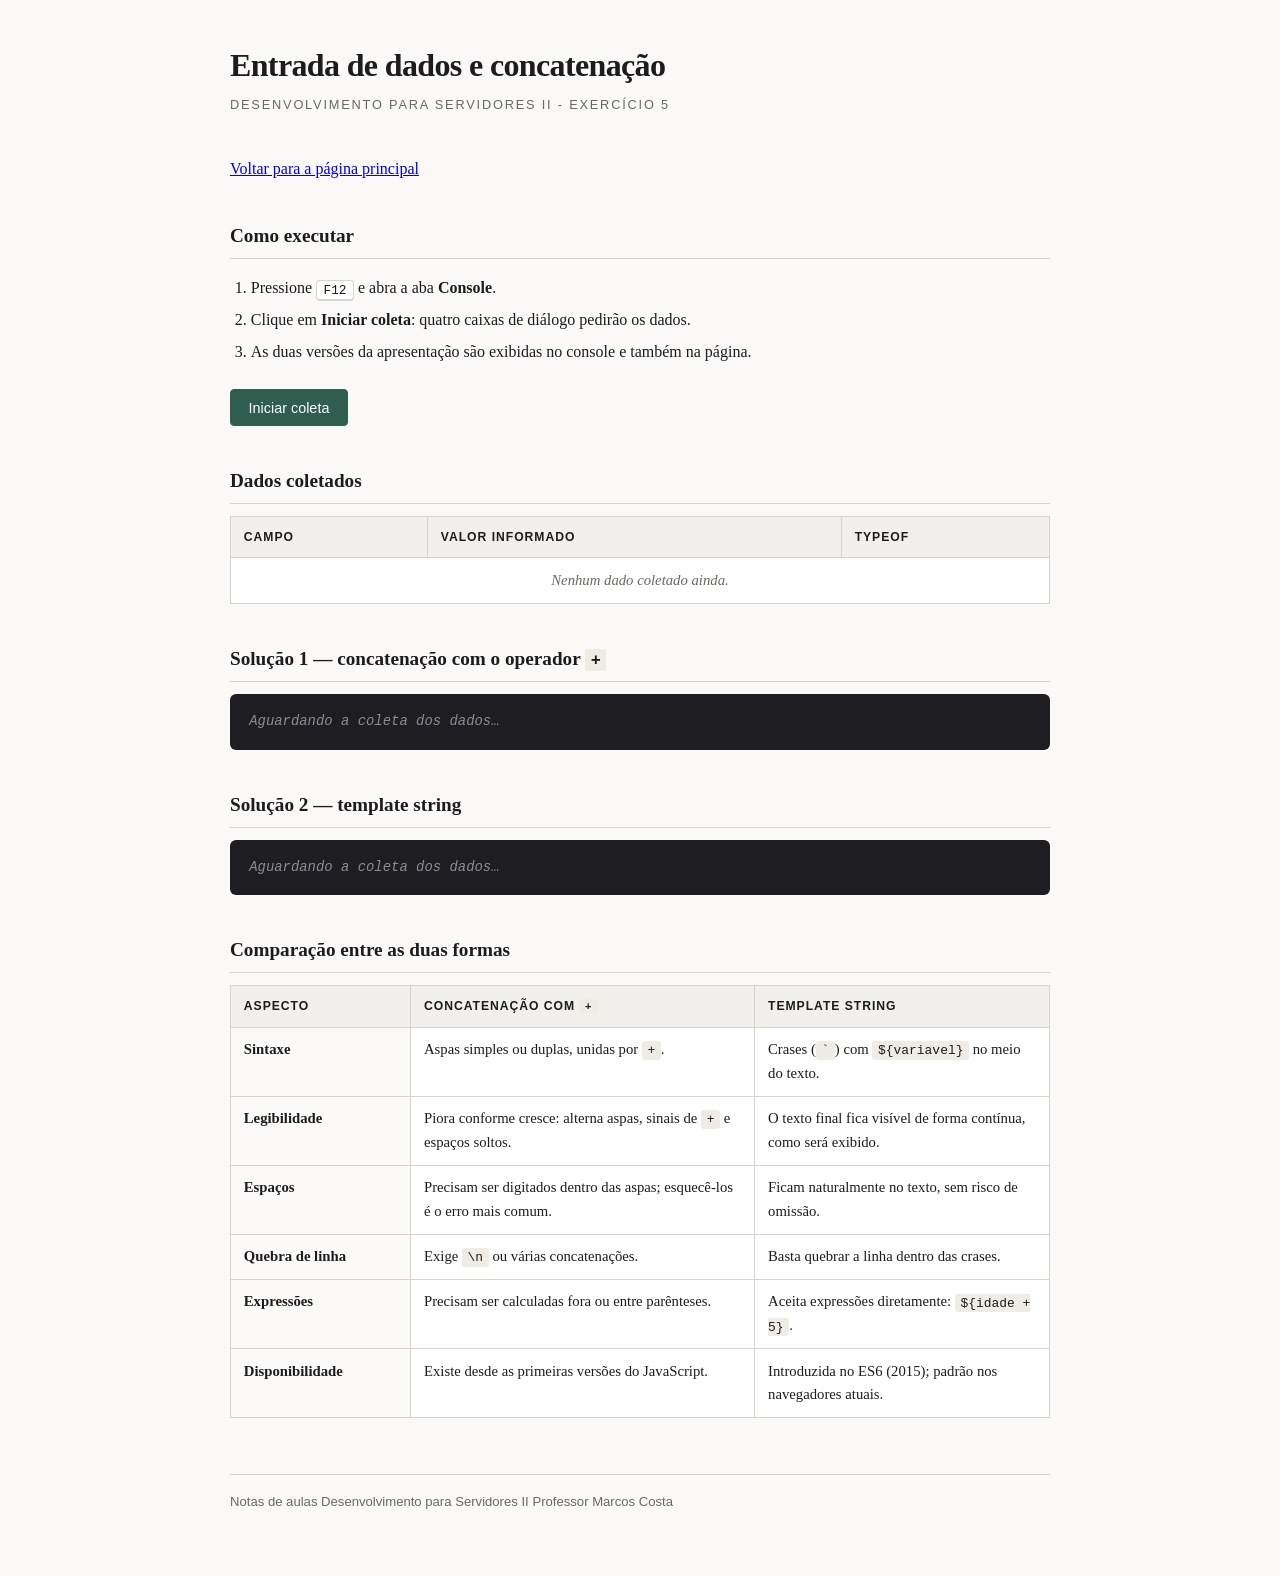
<file: exercicio5.html>
<!DOCTYPE html>
<html lang="pt-BR">
<head>
  <meta charset="UTF-8">
  <meta name="viewport" content="width=device-width, initial-scale=1.0">
  <title>Entrada de dados e concatenação</title>
  <link rel="stylesheet" href="css/Exercicio5.css">
</head>
<body>
<main>

  <header class="cabecalho">
    <h1>Entrada de dados e concatenação</h1>
    <p class="subtitulo">Desenvolvimento para Servidores II - Exercício 5</p>
    <a href="index.html">Voltar para a página principal</a>
  </header>

  <section class="instrucoes">
    <h2>Como executar</h2>
    <ol>
      <li>Pressione <kbd>F12</kbd> e abra a aba <strong>Console</strong>.</li>
      <li>Clique em <strong>Iniciar coleta</strong>: quatro caixas de diálogo pedirão os dados.</li>
      <li>As duas versões da apresentação são exibidas no console e também na página.</li>
    </ol>
    <button type="button" id="btnIniciar" class="botao-demo">Iniciar coleta</button>
  </section>

  <section>
    <h2>Dados coletados</h2>
    <div class="tabela-rolagem">
      <table class="dados">
        <thead>
          <tr>
            <th>Campo</th>
            <th>Valor informado</th>
            <th>typeof</th>
          </tr>
        </thead>
        <tbody id="corpoDados">
          <tr class="vazio"><td colspan="3">Nenhum dado coletado ainda.</td></tr>
        </tbody>
      </table>
    </div>
  </section>

  <section>
    <h2>Solução 1 — concatenação com o operador <code>+</code></h2>
    <div class="terminal" id="saidaConcatenacao">
      <p class="aguardando">Aguardando a coleta dos dados…</p>
    </div>
  </section>

  <section>
    <h2>Solução 2 — template string</h2>
    <div class="terminal" id="saidaTemplate">
      <p class="aguardando">Aguardando a coleta dos dados…</p>
    </div>
  </section>

  <section>
    <h2>Comparação entre as duas formas</h2>
    <div class="tabela-rolagem">
      <table class="dados">
        <thead>
          <tr>
            <th>Aspecto</th>
            <th>Concatenação com <code>+</code></th>
            <th>Template string</th>
          </tr>
        </thead>
        <tbody>
          <tr>
            <th scope="row">Sintaxe</th>
            <td>Aspas simples ou duplas, unidas por <code>+</code>.</td>
            <td>Crases (<code>`</code>) com <code>${variavel}</code> no meio do texto.</td>
          </tr>
          <tr>
            <th scope="row">Legibilidade</th>
            <td>Piora conforme cresce: alterna aspas, sinais de <code>+</code> e espaços soltos.</td>
            <td>O texto final fica visível de forma contínua, como será exibido.</td>
          </tr>
          <tr>
            <th scope="row">Espaços</th>
            <td>Precisam ser digitados dentro das aspas; esquecê-los é o erro mais comum.</td>
            <td>Ficam naturalmente no texto, sem risco de omissão.</td>
          </tr>
          <tr>
            <th scope="row">Quebra de linha</th>
            <td>Exige <code>\n</code> ou várias concatenações.</td>
            <td>Basta quebrar a linha dentro das crases.</td>
          </tr>
          <tr>
            <th scope="row">Expressões</th>
            <td>Precisam ser calculadas fora ou entre parênteses.</td>
            <td>Aceita expressões diretamente: <code>${idade + 5}</code>.</td>
          </tr>
          <tr>
            <th scope="row">Disponibilidade</th>
            <td>Existe desde as primeiras versões do JavaScript.</td>
            <td>Introduzida no ES6 (2015); padrão nos navegadores atuais.</td>
          </tr>
        </tbody>
      </table>
    </div>
  </section>

  <footer>
    Notas de aulas Desenvolvimento para Servidores II
    Professor Marcos Costa
  </footer> 

</main>

<script src="js/exercicio5.js"></script>
</body>
</html>
</file>
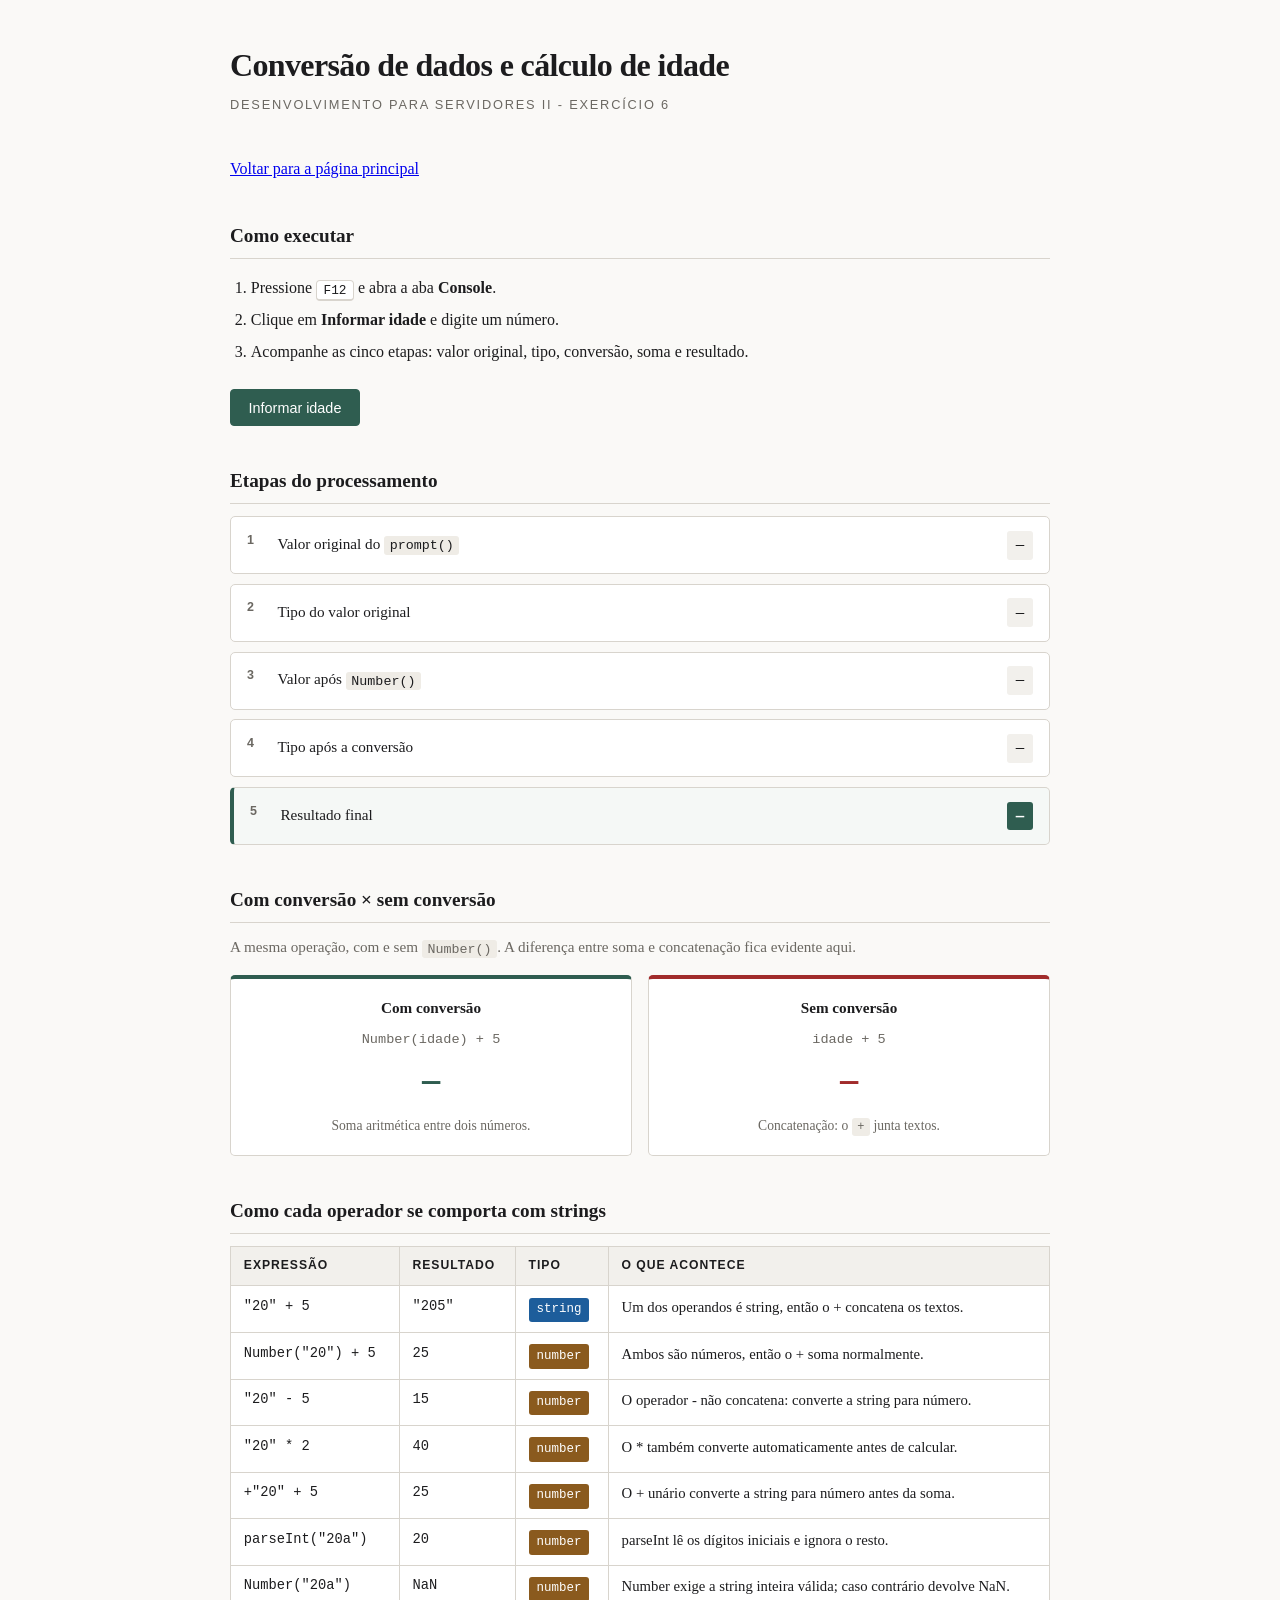
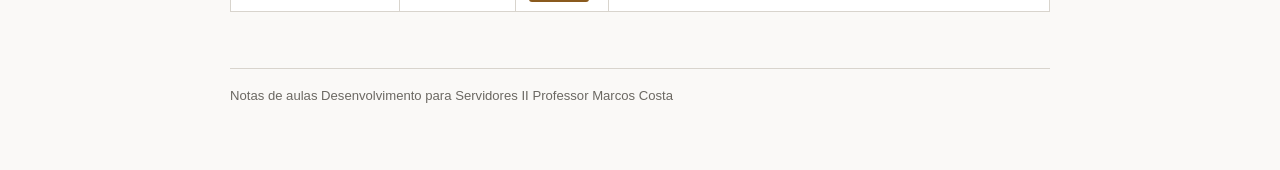
<file: exercicio6.html>
<!DOCTYPE html>
<html lang="pt-BR">
<head>
  <meta charset="UTF-8">
  <meta name="viewport" content="width=device-width, initial-scale=1.0">
  <title>Conversão de dados e cálculo de idade</title>
  <link rel="stylesheet" href="css/Exercicio6.css">
</head>
<body>
<main>

  <header class="cabecalho">
    <h1>Conversão de dados e cálculo de idade</h1>
    <p class="subtitulo">Desenvolvimento para Servidores II - Exercício 6</p>
    <a href="index.html">Voltar para a página principal</a>
  </header>

  <section class="instrucoes">
    <h2>Como executar</h2>
    <ol>
      <li>Pressione <kbd>F12</kbd> e abra a aba <strong>Console</strong>.</li>
      <li>Clique em <strong>Informar idade</strong> e digite um número.</li>
      <li>Acompanhe as cinco etapas: valor original, tipo, conversão, soma e resultado.</li>
    </ol>
    <button type="button" id="btnIniciar" class="botao-demo">Informar idade</button>
  </section>

  <section>
    <h2>Etapas do processamento</h2>
    <ol class="etapas" id="etapas">
      <li class="etapa">
        <span class="rotulo">Valor original do <code>prompt()</code></span>
        <span class="dado" id="valorOriginal">—</span>
      </li>
      <li class="etapa">
        <span class="rotulo">Tipo do valor original</span>
        <span class="dado" id="tipoOriginal">—</span>
      </li>
      <li class="etapa">
        <span class="rotulo">Valor após <code>Number()</code></span>
        <span class="dado" id="valorConvertido">—</span>
      </li>
      <li class="etapa">
        <span class="rotulo">Tipo após a conversão</span>
        <span class="dado" id="tipoConvertido">—</span>
      </li>
      <li class="etapa destaque">
        <span class="rotulo">Resultado final</span>
        <span class="dado" id="resultadoFinal">—</span>
      </li>
    </ol>
  </section>

  <section>
    <h2>Com conversão × sem conversão</h2>
    <p class="apoio">
      A mesma operação, com e sem <code>Number()</code>. A diferença entre soma e
      concatenação fica evidente aqui.
    </p>

    <div class="comparacao">
      <div class="cartao certo">
        <h3>Com conversão</h3>
        <p class="expressao" id="expressaoCerta">Number(idade) + 5</p>
        <p class="resultado" id="resultadoCerto">—</p>
        <p class="nota">Soma aritmética entre dois números.</p>
      </div>

      <div class="cartao errado">
        <h3>Sem conversão</h3>
        <p class="expressao" id="expressaoErrada">idade + 5</p>
        <p class="resultado" id="resultadoErrado">—</p>
        <p class="nota">Concatenação: o <code>+</code> junta textos.</p>
      </div>
    </div>
  </section>

  <section>
    <h2>Como cada operador se comporta com strings</h2>
    <div class="tabela-rolagem">
      <table class="dados">
        <thead>
          <tr>
            <th>Expressão</th>
            <th>Resultado</th>
            <th>Tipo</th>
            <th>O que acontece</th>
          </tr>
        </thead>
        <tbody id="corpoOperadores">
          <!-- Preenchido por js/exercicio04.js -->
        </tbody>
      </table>
    </div>
  </section>

  <footer>
    Notas de aulas Desenvolvimento para Servidores II
    Professor Marcos Costa
  </footer> 

</main>

<script src="js/exercicio6.js"></script>
</body>
</html>
</file>
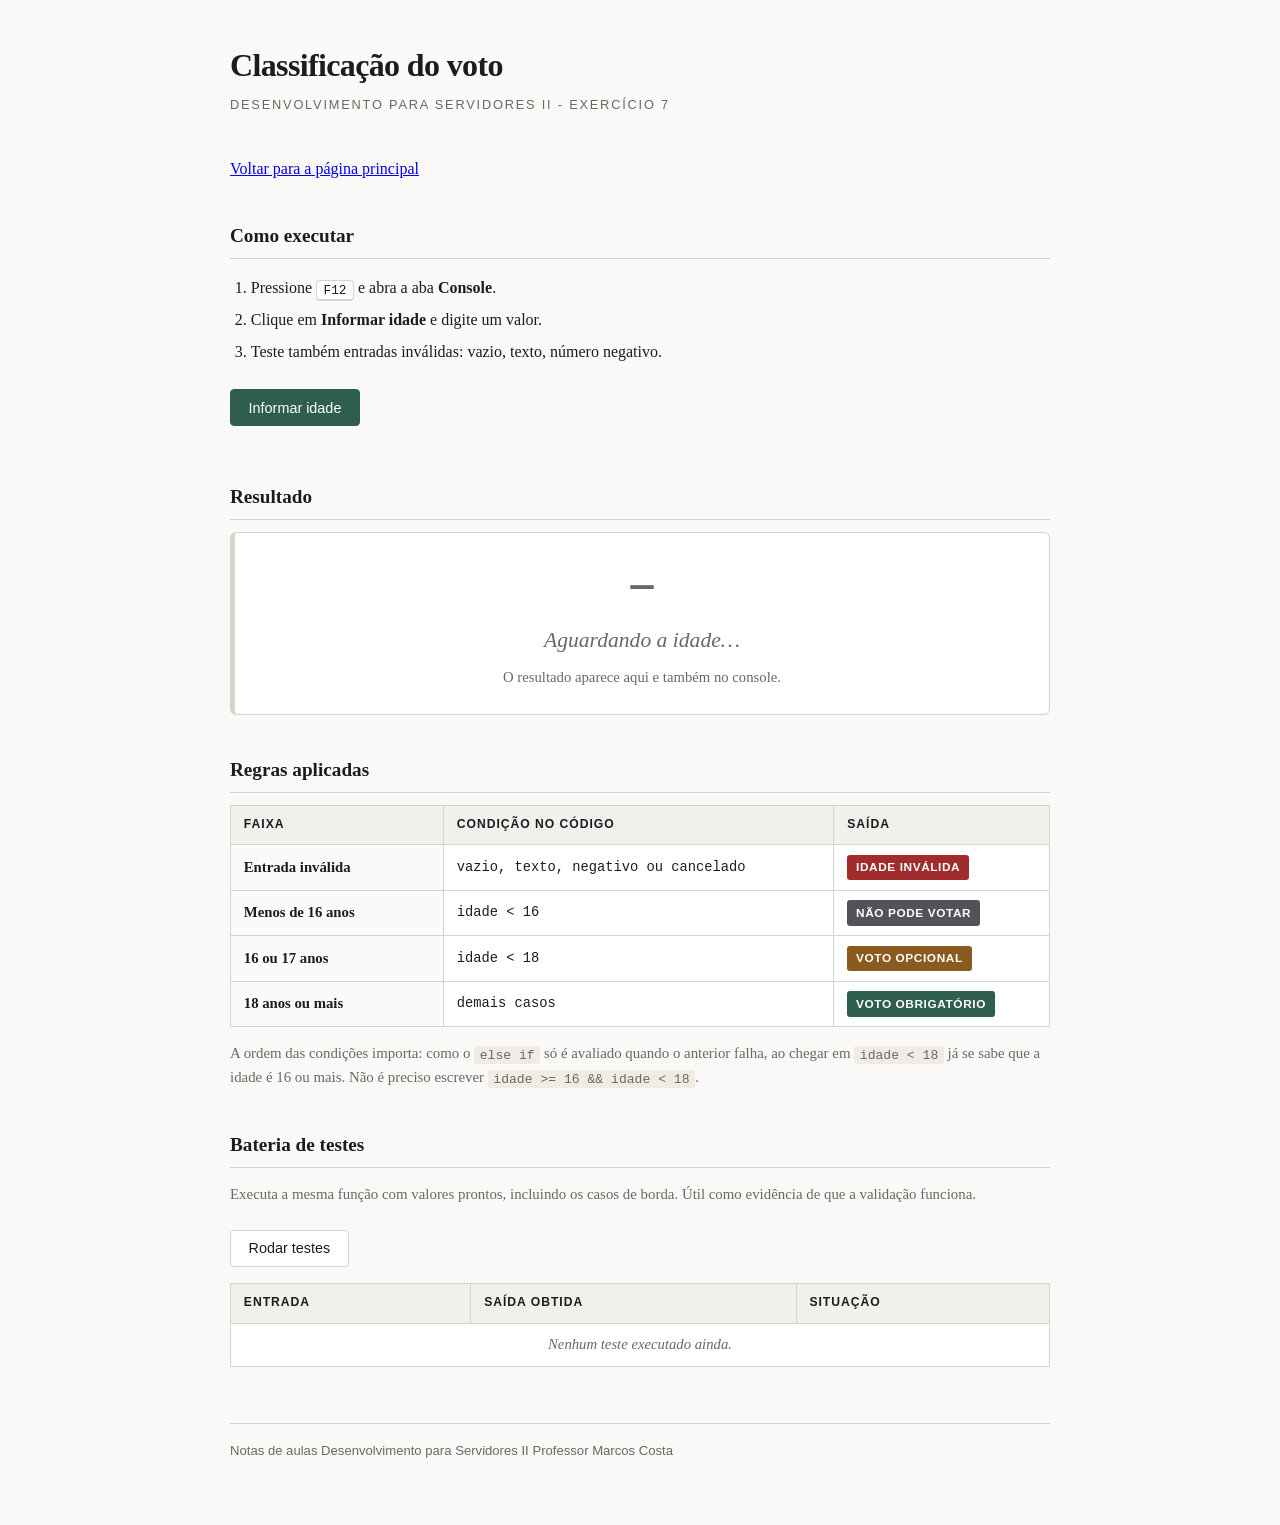
<file: exercicio7.html>
<!DOCTYPE html>
<html lang="pt-BR">
<head>
  <meta charset="UTF-8">
  <meta name="viewport" content="width=device-width, initial-scale=1.0">
  <title>Classificação do voto</title>
  <link rel="stylesheet" href="css/Exercicio7.css">
</head>
<body>
<main>

  <header class="cabecalho">
    <h1>Classificação do voto</h1>
    <p class="subtitulo">Desenvolvimento para Servidores II - Exercício 7</p>
    <a href="index.html">Voltar para a página principal</a>
  </header>

  <section class="instrucoes">
    <h2>Como executar</h2>
    <ol>
      <li>Pressione <kbd>F12</kbd> e abra a aba <strong>Console</strong>.</li>
      <li>Clique em <strong>Informar idade</strong> e digite um valor.</li>
      <li>Teste também entradas inválidas: vazio, texto, número negativo.</li>
    </ol>
    <button type="button" id="btnIniciar" class="botao-demo">Informar idade</button>
  </section>

  <section>
    <h2>Resultado</h2>
    <div class="painel" id="painelResultado" data-estado="aguardando">
      <p class="idade-lida" id="idadeLida">—</p>
      <p class="classificacao" id="classificacao">Aguardando a idade…</p>
      <p class="detalhe" id="detalhe">O resultado aparece aqui e também no console.</p>
    </div>
  </section>

  <section>
    <h2>Regras aplicadas</h2>
    <div class="tabela-rolagem">
      <table class="dados">
        <thead>
          <tr>
            <th>Faixa</th>
            <th>Condição no código</th>
            <th>Saída</th>
          </tr>
        </thead>
        <tbody>
          <tr>
            <th scope="row">Entrada inválida</th>
            <td class="mono">vazio, texto, negativo ou cancelado</td>
            <td><span class="etiqueta invalida">Idade inválida</span></td>
          </tr>
          <tr>
            <th scope="row">Menos de 16 anos</th>
            <td class="mono">idade &lt; 16</td>
            <td><span class="etiqueta nao-vota">Não pode votar</span></td>
          </tr>
          <tr>
            <th scope="row">16 ou 17 anos</th>
            <td class="mono">idade &lt; 18</td>
            <td><span class="etiqueta opcional">Voto opcional</span></td>
          </tr>
          <tr>
            <th scope="row">18 anos ou mais</th>
            <td class="mono">demais casos</td>
            <td><span class="etiqueta obrigatorio">Voto obrigatório</span></td>
          </tr>
        </tbody>
      </table>
    </div>
    <p class="apoio">
      A ordem das condições importa: como o <code>else if</code> só é avaliado
      quando o anterior falha, ao chegar em <code>idade &lt; 18</code> já se sabe
      que a idade é 16 ou mais. Não é preciso escrever
      <code>idade &gt;= 16 &amp;&amp; idade &lt; 18</code>.
    </p>
  </section>

  <section>
    <h2>Bateria de testes</h2>
    <p class="apoio">
      Executa a mesma função com valores prontos, incluindo os casos de borda.
      Útil como evidência de que a validação funciona.
    </p>
    <button type="button" id="btnTestes" class="botao-demo secundario">Rodar testes</button>
    <div class="tabela-rolagem">
      <table class="dados">
        <thead>
          <tr>
            <th>Entrada</th>
            <th>Saída obtida</th>
            <th>Situação</th>
          </tr>
        </thead>
        <tbody id="corpoTestes">
          <tr class="vazio"><td colspan="3">Nenhum teste executado ainda.</td></tr>
        </tbody>
      </table>
    </div>
  </section>

  <footer>
    Notas de aulas Desenvolvimento para Servidores II
    Professor Marcos Costa
  </footer> 


</main>

<script src="js/exercicio7.js"></script>
</body>
</html>
</file>
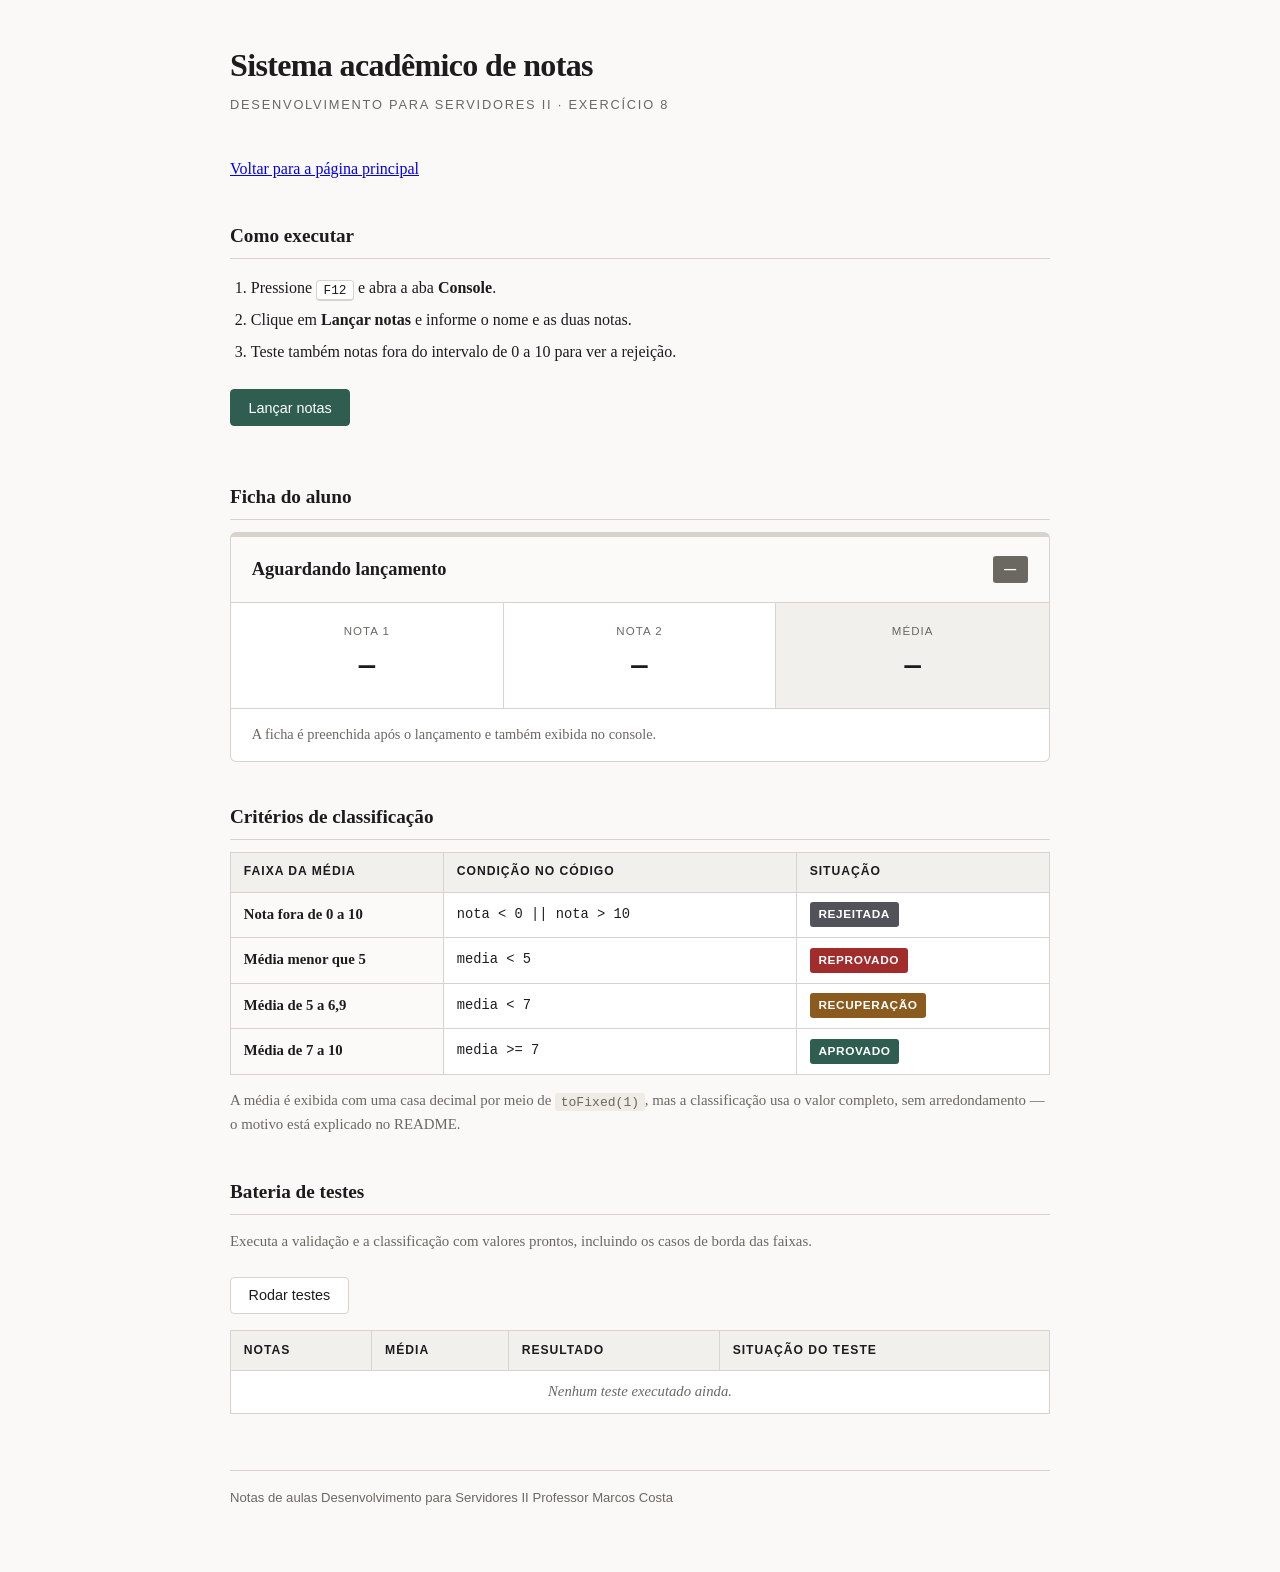
<file: exercicio8.html>
<!DOCTYPE html>
<html lang="pt-BR">
<head>
  <meta charset="UTF-8">
  <meta name="viewport" content="width=device-width, initial-scale=1.0">
  <title>Sistema acadêmico de notas</title>
  <link rel="stylesheet" href="css/Exercicio8.css">
</head>
<body>
<main>

  <header class="cabecalho">
    <h1>Sistema acadêmico de notas</h1>
    <p class="subtitulo">Desenvolvimento para Servidores II &middot; Exercício 8</p>
    <a href="index.html">Voltar para a página principal</a>
  </header>

  <section class="instrucoes">
    <h2>Como executar</h2>
    <ol>
      <li>Pressione <kbd>F12</kbd> e abra a aba <strong>Console</strong>.</li>
      <li>Clique em <strong>Lançar notas</strong> e informe o nome e as duas notas.</li>
      <li>Teste também notas fora do intervalo de 0 a 10 para ver a rejeição.</li>
    </ol>
    <button type="button" id="btnIniciar" class="botao-demo">Lançar notas</button>
  </section>

  <section>
    <h2>Ficha do aluno</h2>
    <div class="ficha" id="ficha" data-situacao="aguardando">
      <header class="ficha-topo">
        <p class="ficha-nome" id="fichaNome">Aguardando lançamento</p>
        <span class="ficha-situacao" id="fichaSituacao">—</span>
      </header>

      <div class="ficha-corpo">
        <div class="celula">
          <span class="celula-rotulo">Nota 1</span>
          <span class="celula-valor" id="fichaNota1">—</span>
        </div>
        <div class="celula">
          <span class="celula-rotulo">Nota 2</span>
          <span class="celula-valor" id="fichaNota2">—</span>
        </div>
        <div class="celula media">
          <span class="celula-rotulo">Média</span>
          <span class="celula-valor" id="fichaMedia">—</span>
        </div>
      </div>

      <p class="ficha-detalhe" id="fichaDetalhe">
        A ficha é preenchida após o lançamento e também exibida no console.
      </p>
    </div>
  </section>

  <section>
    <h2>Critérios de classificação</h2>
    <div class="tabela-rolagem">
      <table class="dados">
        <thead>
          <tr>
            <th>Faixa da média</th>
            <th>Condição no código</th>
            <th>Situação</th>
          </tr>
        </thead>
        <tbody>
          <tr>
            <th scope="row">Nota fora de 0 a 10</th>
            <td class="mono">nota &lt; 0 || nota &gt; 10</td>
            <td><span class="etiqueta invalida">Rejeitada</span></td>
          </tr>
          <tr>
            <th scope="row">Média menor que 5</th>
            <td class="mono">media &lt; 5</td>
            <td><span class="etiqueta reprovado">Reprovado</span></td>
          </tr>
          <tr>
            <th scope="row">Média de 5 a 6,9</th>
            <td class="mono">media &lt; 7</td>
            <td><span class="etiqueta recuperacao">Recuperação</span></td>
          </tr>
          <tr>
            <th scope="row">Média de 7 a 10</th>
            <td class="mono">media &gt;= 7</td>
            <td><span class="etiqueta aprovado">Aprovado</span></td>
          </tr>
        </tbody>
      </table>
    </div>
    <p class="apoio">
      A média é exibida com uma casa decimal por meio de
      <code>toFixed(1)</code>, mas a classificação usa o valor completo, sem
      arredondamento — o motivo está explicado no README.
    </p>
  </section>

  <section>
    <h2>Bateria de testes</h2>
    <p class="apoio">
      Executa a validação e a classificação com valores prontos, incluindo os
      casos de borda das faixas.
    </p>
    <button type="button" id="btnTestes" class="botao-demo secundario">Rodar testes</button>
    <div class="tabela-rolagem">
      <table class="dados">
        <thead>
          <tr>
            <th>Notas</th>
            <th>Média</th>
            <th>Resultado</th>
            <th>Situação do teste</th>
          </tr>
        </thead>
        <tbody id="corpoTestes">
          <tr class="vazio"><td colspan="4">Nenhum teste executado ainda.</td></tr>
        </tbody>
      </table>
    </div>
  </section>

  <footer>
    Notas de aulas Desenvolvimento para Servidores II
    Professor Marcos Costa
  </footer> 


</main>

<script src="js/exercicio8.js"></script>
</body>
</html>
</file>
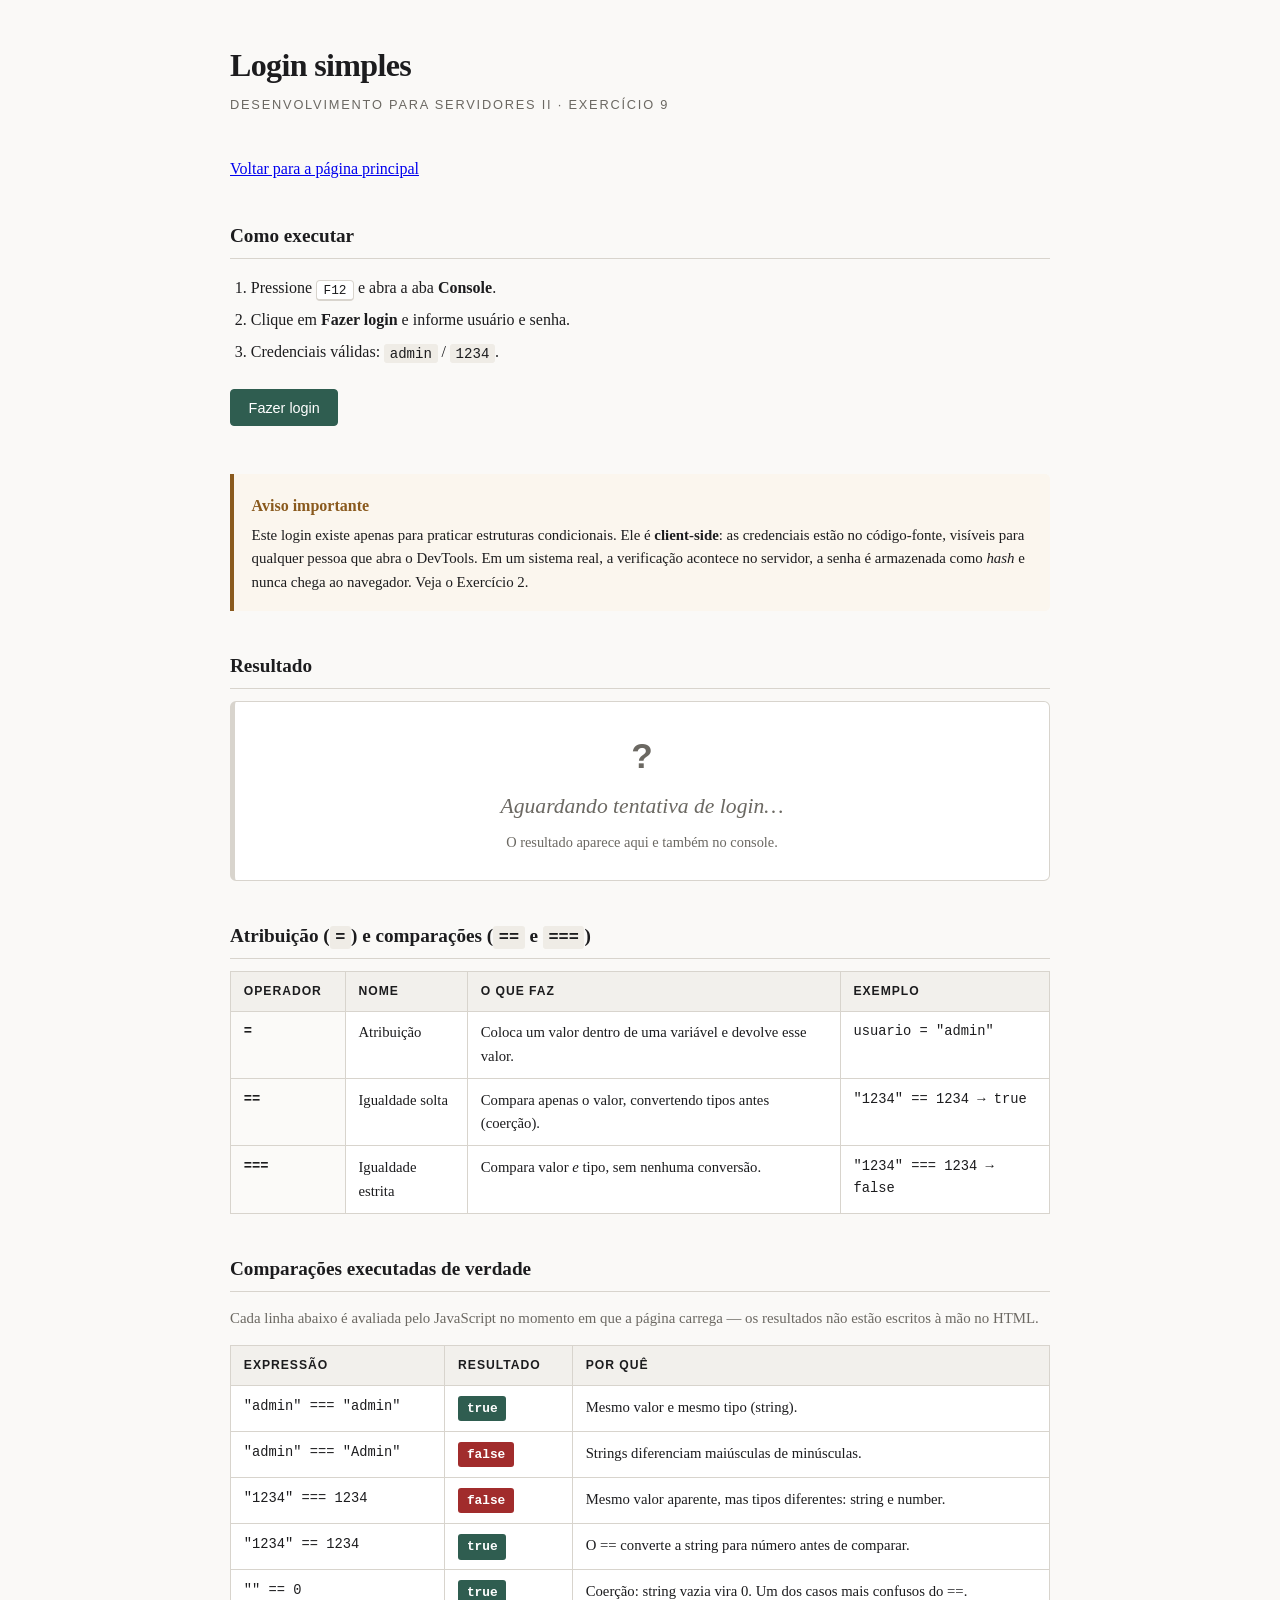
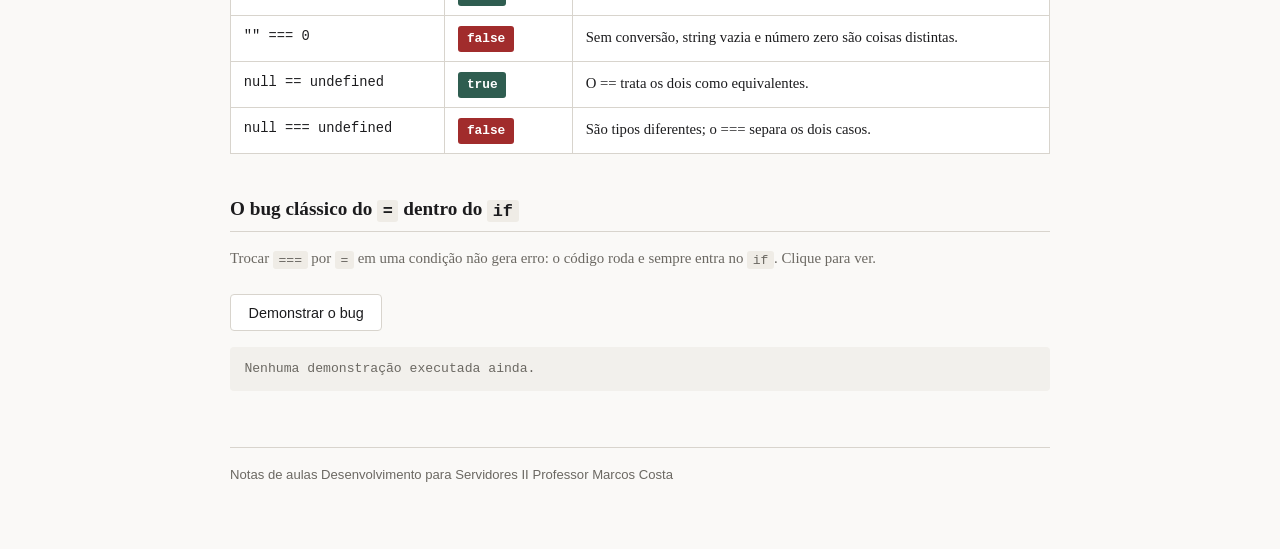
<file: exercicio9.html>
<!DOCTYPE html>
<html lang="pt-BR">
<head>
  <meta charset="UTF-8">
  <meta name="viewport" content="width=device-width, initial-scale=1.0">
  <title>Login simples</title>
  <link rel="stylesheet" href="css/Exercicio9.css">
</head>
<body>
<main>

  <header class="cabecalho">
    <h1>Login simples</h1>
    <p class="subtitulo">Desenvolvimento para Servidores II &middot; Exercício 9</p>
    <a href="index.html">Voltar para a página principal</a>
  </header>

  <section class="instrucoes">
    <h2>Como executar</h2>
    <ol>
      <li>Pressione <kbd>F12</kbd> e abra a aba <strong>Console</strong>.</li>
      <li>Clique em <strong>Fazer login</strong> e informe usuário e senha.</li>
      <li>Credenciais válidas: <code>admin</code> / <code>1234</code>.</li>
    </ol>
    <button type="button" id="btnIniciar" class="botao-demo">Fazer login</button>
  </section>

  <section class="aviso">
    <h2>Aviso importante</h2>
    <p>
      Este login existe apenas para praticar estruturas condicionais. Ele é
      <strong>client-side</strong>: as credenciais estão no código-fonte,
      visíveis para qualquer pessoa que abra o DevTools. Em um sistema real, a
      verificação acontece no servidor, a senha é armazenada como
      <em>hash</em> e nunca chega ao navegador. Veja o Exercício 2.
    </p>
  </section>

  <section>
    <h2>Resultado</h2>
    <div class="painel" id="painel" data-estado="aguardando">
      <p class="icone" id="icone">?</p>
      <p class="mensagem" id="mensagem">Aguardando tentativa de login…</p>
      <p class="detalhe" id="detalhe">O resultado aparece aqui e também no console.</p>
    </div>
  </section>

  <section>
    <h2>Atribuição (<code>=</code>) e comparações (<code>==</code> e <code>===</code>)</h2>
    <div class="tabela-rolagem">
      <table class="dados">
        <thead>
          <tr>
            <th>Operador</th>
            <th>Nome</th>
            <th>O que faz</th>
            <th>Exemplo</th>
          </tr>
        </thead>
        <tbody>
          <tr>
            <th scope="row" class="mono">=</th>
            <td>Atribuição</td>
            <td>Coloca um valor dentro de uma variável e devolve esse valor.</td>
            <td class="mono">usuario = "admin"</td>
          </tr>
          <tr>
            <th scope="row" class="mono">==</th>
            <td>Igualdade solta</td>
            <td>Compara apenas o valor, convertendo tipos antes (coerção).</td>
            <td class="mono">"1234" == 1234 &rarr; true</td>
          </tr>
          <tr>
            <th scope="row" class="mono">===</th>
            <td>Igualdade estrita</td>
            <td>Compara valor <em>e</em> tipo, sem nenhuma conversão.</td>
            <td class="mono">"1234" === 1234 &rarr; false</td>
          </tr>
        </tbody>
      </table>
    </div>
  </section>

  <section>
    <h2>Comparações executadas de verdade</h2>
    <p class="apoio">
      Cada linha abaixo é avaliada pelo JavaScript no momento em que a página
      carrega — os resultados não estão escritos à mão no HTML.
    </p>
    <div class="tabela-rolagem">
      <table class="dados">
        <thead>
          <tr>
            <th>Expressão</th>
            <th>Resultado</th>
            <th>Por quê</th>
          </tr>
        </thead>
        <tbody id="corpoComparacoes">
          <!-- Preenchido por js/exercicio07.js -->
        </tbody>
      </table>
    </div>
  </section>

  <section>
    <h2>O bug clássico do <code>=</code> dentro do <code>if</code></h2>
    <p class="apoio">
      Trocar <code>===</code> por <code>=</code> em uma condição não gera erro:
      o código roda e sempre entra no <code>if</code>. Clique para ver.
    </p>
    <button type="button" id="btnBug" class="botao-demo secundario">Demonstrar o bug</button>
    <p class="saida" id="saidaBug">Nenhuma demonstração executada ainda.</p>
  </section>

  <footer>
    Notas de aulas Desenvolvimento para Servidores II
    Professor Marcos Costa
  </footer> 

</main>

<script src="js/exercicio9.js"></script>
</body>
</html>
</file>
<file: css/Style.css>
:root {
  --tinta: #1c1c1e;
  --papel: #faf9f7;
  --linha: #d8d4cd;
  --suave: #f2f0ec;
  --apoio: #6b6862;
  --destaque: #2f5d50;
  --dourado: #8a5a1e;
}

* { box-sizing: border-box; }

body {
  margin: 0;
  padding: 3rem 1.25rem 4rem;
  background: var(--papel);
  color: var(--tinta);
  font-family: Georgia, "Times New Roman", serif;
  line-height: 1.6;
}

main { max-width: 980px; margin: 0 auto; }

/* ---------- Cabeçalho ---------- */

.cabecalho {
  text-align: center;
  padding-bottom: 2.5rem;
  margin-bottom: 2.5rem;
  border-bottom: 1px solid var(--linha);
}

.etiqueta {
  font-family: Arial, Helvetica, sans-serif;
  font-size: .72rem;
  text-transform: uppercase;
  letter-spacing: .16em;
  color: var(--apoio);
  margin: 0 0 .8rem;
}

.cabecalho h1 {
  font-size: 2.6rem;
  line-height: 1.15;
  margin: 0 0 .4rem;
  letter-spacing: -.02em;
}

.subtitulo {
  font-family: Arial, Helvetica, sans-serif;
  font-size: .84rem;
  text-transform: uppercase;
  letter-spacing: .12em;
  color: var(--destaque);
  margin: 0 0 1.2rem;
}

.descricao {
  max-width: 34rem;
  margin: 0 auto;
  font-size: 1rem;
  color: var(--apoio);
}

/* ---------- Grade de cartões ---------- */

.grade {
  display: grid;
  grid-template-columns: repeat(auto-fill, minmax(270px, 1fr));
  gap: 1rem;
}

.cartao {
  display: flex;
  flex-direction: column;
  position: relative;
  padding: 1.3rem 1.3rem 1.1rem;
  border: 1px solid var(--linha);
  border-radius: 6px;
  background: #fff;
  text-decoration: none;
  color: inherit;
  transition: transform .15s ease, box-shadow .15s ease, border-color .15s ease;
}

.cartao:hover,
.cartao:focus-visible {
  transform: translateY(-3px);
  border-color: var(--destaque);
  box-shadow: 0 6px 18px rgba(28, 28, 30, .08);
  outline: none;
}

.cartao:focus-visible { outline: 2px solid var(--destaque); outline-offset: 2px; }

.numero {
  font-family: Consolas, "Courier New", monospace;
  font-size: 1.5rem;
  font-weight: bold;
  color: var(--linha);
  line-height: 1;
  margin-bottom: .7rem;
  transition: color .15s ease;
}

.cartao:hover .numero { color: var(--destaque); }

.titulo {
  font-size: 1.05rem;
  font-weight: bold;
  line-height: 1.35;
  margin-bottom: .45rem;
}

.descricao-cartao {
  font-size: .89rem;
  color: var(--apoio);
  flex-grow: 1;
  margin-bottom: 1rem;
}

.tema {
  align-self: flex-start;
  font-family: Arial, Helvetica, sans-serif;
  font-size: .67rem;
  font-weight: bold;
  text-transform: uppercase;
  letter-spacing: .09em;
  color: var(--apoio);
  background: var(--suave);
  padding: .22rem .6rem;
  border-radius: 3px;
}

/* Cartão do desafio final */

.cartao.destaque {
  border-color: var(--dourado);
  background: linear-gradient(#fffdf8, #fff);
  grid-column: 1 / -1;
}

.cartao.destaque:hover { border-color: var(--dourado); }

.cartao.destaque .numero { color: var(--dourado); font-size: 1.7rem; }
.cartao.destaque .tema { background: #f6ecdc; color: var(--dourado); }

/* Código dentro dos cartões */

.cartao code {
  font-family: Consolas, "Courier New", monospace;
  font-size: .88em;
  background: var(--suave);
  padding: .05rem .3rem;
  border-radius: 3px;
}

/* ---------- Rodapé ---------- */

footer {
  margin-top: 3.5rem;
  padding-top: 1.5rem;
  border-top: 1px solid var(--linha);
  text-align: center;
  font-family: Arial, Helvetica, sans-serif;
  font-size: .8rem;
  color: var(--apoio);
  line-height: 1.8;
}

footer p { margin: 0 0 .8rem; }

footer code {
  font-family: Consolas, "Courier New", monospace;
  background: var(--suave);
  padding: .1rem .35rem;
  border-radius: 3px;
}

.dica { font-style: italic; }

kbd {
  font-family: Consolas, "Courier New", monospace;
  font-size: .82em;
  font-style: normal;
  background: #fff;
  border: 1px solid var(--linha);
  border-bottom-width: 2px;
  border-radius: 4px;
  padding: .1rem .4rem;
}

/* ---------- Responsivo ---------- */

@media (max-width: 620px) {
  body { padding: 2rem 1rem 3rem; }
  .cabecalho h1 { font-size: 2rem; }
  .cabecalho { padding-bottom: 1.8rem; margin-bottom: 1.8rem; }
  .grade { grid-template-columns: 1fr; }
}

@media (prefers-reduced-motion: reduce) {
  .cartao { transition: none; }
  .cartao:hover { transform: none; }
}
</file>
<file: css/desafio_final.css>
:root {
  --tinta: #1c1c1e;
  --papel: #faf9f7;
  --linha: #d8d4cd;
  --suave: #f2f0ec;
  --apoio: #6b6862;
  --aprovado: #2f5d50;
  --recuperacao: #8a5a1e;
  --reprovado: #a12c2c;
}

* { box-sizing: border-box; }

body {
  margin: 0;
  padding: 2.5rem 1.25rem 4rem;
  background: var(--papel);
  color: var(--tinta);
  font-family: Georgia, "Times New Roman", serif;
  line-height: 1.6;
}

main { max-width: 860px; margin: 0 auto; }

.cabecalho h1 {
  font-size: 2.1rem;
  margin: 0 0 .25rem;
  letter-spacing: -.02em;
}

.subtitulo {
  font-family: Arial, Helvetica, sans-serif;
  font-size: .8rem;
  text-transform: uppercase;
  letter-spacing: .14em;
  color: var(--apoio);
  margin: 0 0 2.5rem;
}

h2 {
  font-size: 1.2rem;
  margin: 2.5rem 0 .75rem;
  padding-bottom: .4rem;
  border-bottom: 1px solid var(--linha);
}

.apoio { color: var(--apoio); font-size: .93rem; }

code {
  font-family: Consolas, "Courier New", monospace;
  font-size: .88em;
  background: #efece6;
  padding: .1rem .35rem;
  border-radius: 3px;
}

kbd {
  font-family: Consolas, "Courier New", monospace;
  font-size: .8em;
  background: #fff;
  border: 1px solid var(--linha);
  border-bottom-width: 2px;
  border-radius: 4px;
  padding: .1rem .4rem;
}

.instrucoes ol { padding-left: 1.3rem; }
.instrucoes li { margin-bottom: .4rem; }

.botao-demo {
  font-family: Arial, Helvetica, sans-serif;
  font-size: .9rem;
  padding: .6rem 1.1rem;
  border: 1px solid var(--aprovado);
  border-radius: 4px;
  background: var(--aprovado);
  color: #fff;
  cursor: pointer;
  margin: .5rem .4rem 1rem 0;
}

.botao-demo.secundario {
  background: #fff;
  color: var(--tinta);
  border-color: var(--linha);
}

.botao-demo:hover { opacity: .9; }

/* ---------- Painel de resumo ---------- */

.painel {
  border: 1px solid var(--linha);
  border-left-width: 5px;
  border-left-color: var(--linha);
  border-radius: 6px;
  background: #fff;
  overflow: hidden;
}

.painel[data-estado="ok"] { border-left-color: var(--aprovado); }

.estado {
  margin: 0;
  padding: 1rem 1.3rem;
  border-bottom: 1px solid var(--linha);
  background: #fbfaf8;
  font-size: .98rem;
}

.painel[data-estado="vazio"] .estado { color: var(--apoio); font-style: italic; }
.painel[data-estado="ok"]    .estado { font-weight: bold; }

.grade { display: flex; flex-wrap: wrap; }

.celula {
  flex: 1 1 20%;
  min-width: 140px;
  padding: 1.1rem .8rem;
  text-align: center;
  border-right: 1px solid var(--linha);
}

.celula:last-child { border-right: none; }
.celula.destaque { background: var(--suave); }

.celula-rotulo {
  display: block;
  font-family: Arial, Helvetica, sans-serif;
  font-size: .69rem;
  text-transform: uppercase;
  letter-spacing: .09em;
  color: var(--apoio);
  margin-bottom: .3rem;
}

.celula-valor {
  display: block;
  font-family: Consolas, "Courier New", monospace;
  font-size: 1.6rem;
  font-weight: bold;
}

.celula-valor.aprovado    { color: var(--aprovado); }
.celula-valor.recuperacao { color: var(--recuperacao); }
.celula-valor.reprovado   { color: var(--reprovado); }

/* ---------- Fichas ---------- */

.fichas {
  display: flex;
  flex-direction: column;
  gap: .8rem;
}

.fichas .vazio {
  color: var(--apoio);
  font-style: italic;
  text-align: center;
  border: 1px dashed var(--linha);
  border-radius: 6px;
  padding: 1.6rem;
  margin: 0;
}

.ficha {
  border: 1px solid var(--linha);
  border-left-width: 4px;
  border-radius: 5px;
  background: #fff;
  padding: 1rem 1.2rem;
}

.ficha[data-situacao="aprovado"]    { border-left-color: var(--aprovado); }
.ficha[data-situacao="recuperacao"] { border-left-color: var(--recuperacao); }
.ficha[data-situacao="reprovado"]   { border-left-color: var(--reprovado); }

.ficha-topo {
  display: flex;
  flex-wrap: wrap;
  gap: .4rem 1rem;
  align-items: baseline;
  justify-content: space-between;
  margin-bottom: .6rem;
}

.ficha-identificacao { min-width: 0; }

.ficha-nome {
  font-size: 1.08rem;
  font-weight: bold;
  margin: 0;
}

.ficha-curso {
  font-family: Arial, Helvetica, sans-serif;
  font-size: .78rem;
  color: var(--apoio);
  margin: 0;
}

.ficha-situacao {
  font-family: Arial, Helvetica, sans-serif;
  font-size: .72rem;
  font-weight: bold;
  text-transform: uppercase;
  letter-spacing: .06em;
  color: #fff;
  padding: .22rem .65rem;
  border-radius: 3px;
  white-space: nowrap;
}

.ficha[data-situacao="aprovado"]    .ficha-situacao { background: var(--aprovado); }
.ficha[data-situacao="recuperacao"] .ficha-situacao { background: var(--recuperacao); }
.ficha[data-situacao="reprovado"]   .ficha-situacao { background: var(--reprovado); }

.ficha-notas {
  display: flex;
  flex-wrap: wrap;
  gap: 1.4rem;
  font-family: Consolas, "Courier New", monospace;
  font-size: .88rem;
  padding-top: .6rem;
  border-top: 1px solid var(--linha);
}

.ficha-notas span { color: var(--apoio); }
.ficha-notas b { color: var(--tinta); }

.ficha-indice {
  font-family: Consolas, "Courier New", monospace;
  font-size: .78rem;
  color: var(--apoio);
  margin-right: .5rem;
}

/* ---------- Tabela ---------- */

.tabela-rolagem { overflow-x: auto; }

table.dados {
  width: 100%;
  border-collapse: collapse;
  font-size: .92rem;
  background: #fff;
  min-width: 580px;
}

table.dados th,
table.dados td {
  border: 1px solid var(--linha);
  padding: .6rem .8rem;
  text-align: left;
  vertical-align: top;
}

table.dados thead th {
  background: var(--suave);
  font-family: Arial, Helvetica, sans-serif;
  font-size: .76rem;
  text-transform: uppercase;
  letter-spacing: .08em;
}

table.dados tbody th { background: #fbfaf8; width: 28%; }
table.dados tbody tr:hover td { background: #fbfaf8; }

td.mono, th.mono {
  font-family: Consolas, "Courier New", monospace;
  font-size: .85rem;
}

footer {
  margin-top: 3.5rem;
  padding-top: 1rem;
  border-top: 1px solid var(--linha);
  font-family: Arial, Helvetica, sans-serif;
  font-size: .82rem;
  color: var(--apoio);
}

@media (max-width: 600px) {
  body { padding: 1.75rem 1rem 3rem; }
  .cabecalho h1 { font-size: 1.7rem; }
  .celula { flex: 1 1 50%; border-bottom: 1px solid var(--linha); }
}
</file>
<file: css/Exercicio1.css>
body {
      margin: 0;
      padding: 2.5rem 1.25rem 4rem;
      background: #faf9f7;
      color: #1c1c1e;
      font-family: Georgia, "Times New Roman", serif;
      line-height: 1.65;
    }
    main { max-width: 780px; margin: 0 auto; }
    h1 { font-size: 2.1rem; margin: 0 0 .25rem; }
    .subtitulo {
      font-family: Arial, sans-serif;
      font-size: .8rem;
      text-transform: uppercase;
      letter-spacing: .14em;
      color: #6b6862;
      margin: 0 0 2.25rem;
    }
    h2 {
      font-size: 1.25rem;
      margin: 2.5rem 0 .75rem;
      padding-bottom: .4rem;
      border-bottom: 1px solid #d8d4cd;
    }
    h3 { font-size: 1rem; margin: 1.5rem 0 .4rem; }
    code {
      font-family: Consolas, monospace;
      font-size: .88em;
      background: #efece6;
      padding: .1rem .35rem;
      border-radius: 3px;
    }
    .exemplo {
      border-left: 3px solid #2f5d50;
      padding: .1rem 0 .1rem 1rem;
      margin: .9rem 0;
      background: #f2f0ec;
    }
    ol.fluxo li { margin-bottom: .55rem; }
    footer {
      margin-top: 3.5rem;
      padding-top: 1rem;
      border-top: 1px solid #d8d4cd;
      font-family: Arial, sans-serif;
      font-size: .82rem;
      color: #6b6862;
    }
</file>
<file: css/Exercicio10.css>
:root {
  --tinta: #1c1c1e;
  --papel: #faf9f7;
  --linha: #d8d4cd;
  --suave: #f2f0ec;
  --apoio: #6b6862;
  --ok: #2f5d50;
  --erro: #a12c2c;
  --terminal-fundo: #1e1e22;
  --terminal-texto: #d6e8d4;
}

* { box-sizing: border-box; }

body {
  margin: 0;
  padding: 2.5rem 1.25rem 4rem;
  background: var(--papel);
  color: var(--tinta);
  font-family: Georgia, "Times New Roman", serif;
  line-height: 1.6;
}

main { max-width: 820px; margin: 0 auto; }

.cabecalho h1 {
  font-size: 2rem;
  margin: 0 0 .25rem;
  letter-spacing: -.02em;
}

.cabecalho h1 code {
  font-size: .85em;
  background: none;
  padding: 0;
}

.subtitulo {
  font-family: Arial, Helvetica, sans-serif;
  font-size: .8rem;
  text-transform: uppercase;
  letter-spacing: .14em;
  color: var(--apoio);
  margin: 0 0 2.5rem;
}

h2 {
  font-size: 1.2rem;
  margin: 2.5rem 0 .75rem;
  padding-bottom: .4rem;
  border-bottom: 1px solid var(--linha);
}

.apoio { color: var(--apoio); font-size: .93rem; }

code {
  font-family: Consolas, "Courier New", monospace;
  font-size: .88em;
  background: #efece6;
  padding: .1rem .35rem;
  border-radius: 3px;
}

kbd {
  font-family: Consolas, "Courier New", monospace;
  font-size: .8em;
  background: #fff;
  border: 1px solid var(--linha);
  border-bottom-width: 2px;
  border-radius: 4px;
  padding: .1rem .4rem;
}

.instrucoes ol { padding-left: 1.3rem; }
.instrucoes li { margin-bottom: .4rem; }

.botao-demo {
  font-family: Arial, Helvetica, sans-serif;
  font-size: .9rem;
  padding: .6rem 1.1rem;
  border: 1px solid var(--ok);
  border-radius: 4px;
  background: var(--ok);
  color: #fff;
  cursor: pointer;
  margin: .5rem 0 1rem;
}

.botao-demo.secundario {
  background: #fff;
  color: var(--tinta);
  border-color: var(--linha);
}

.botao-demo:hover { opacity: .9; }

/* ---------- Painel ---------- */

.painel {
  border: 1px solid var(--linha);
  border-left-width: 5px;
  border-radius: 6px;
  background: #fff;
  padding: 1.3rem;
}

.painel[data-estado="aguardando"] { border-left-color: var(--linha); }
.painel[data-estado="ok"]         { border-left-color: var(--ok); }
.painel[data-estado="erro"]       { border-left-color: var(--erro); }

.titulo-tabuada {
  font-size: 1.15rem;
  font-weight: bold;
  margin: 0 0 .9rem;
}

.painel[data-estado="aguardando"] .titulo-tabuada {
  color: var(--apoio);
  font-weight: normal;
  font-style: italic;
}

.painel[data-estado="erro"] .titulo-tabuada { color: var(--erro); }

/* ---------- Terminal ---------- */

.terminal {
  background: var(--terminal-fundo);
  color: var(--terminal-texto);
  border-radius: 5px;
  padding: 1rem 1.2rem;
  font-family: Consolas, "Courier New", monospace;
  font-size: .9rem;
  line-height: 1.8;
  overflow-x: auto;
}

.terminal p { margin: 0; }

.terminal .aguardando {
  color: #8b8b93;
  font-style: italic;
}

.terminal .erro { color: #f0a0a0; }

.terminal .indice {
  color: #7a7a85;
  display: inline-block;
  width: 2.5rem;
  user-select: none;
}

.terminal .destaque { color: #f0d48a; }

/* ---------- Tabelas ---------- */

.tabela-rolagem { overflow-x: auto; }

table.dados {
  width: 100%;
  border-collapse: collapse;
  font-size: .92rem;
  background: #fff;
  min-width: 560px;
}

table.dados th,
table.dados td {
  border: 1px solid var(--linha);
  padding: .6rem .8rem;
  text-align: left;
  vertical-align: top;
}

table.dados thead th {
  background: var(--suave);
  font-family: Arial, Helvetica, sans-serif;
  font-size: .76rem;
  text-transform: uppercase;
  letter-spacing: .08em;
}

table.dados tbody th {
  background: #fbfaf8;
  width: 18%;
}

table.dados tbody tr:hover td { background: #fbfaf8; }

td.mono {
  font-family: Consolas, "Courier New", monospace;
  font-size: .86rem;
}

tr.vazio td {
  color: var(--apoio);
  font-style: italic;
  text-align: center;
}

.etiqueta {
  display: inline-block;
  font-family: Arial, Helvetica, sans-serif;
  font-size: .74rem;
  font-weight: bold;
  text-transform: uppercase;
  letter-spacing: .05em;
  color: #fff;
  padding: .2rem .55rem;
  border-radius: 3px;
  white-space: nowrap;
}

.etiqueta.valido   { background: var(--ok); }
.etiqueta.invalido { background: var(--erro); }

.situacao-ok  { color: var(--ok); font-weight: bold; }
.situacao-nok { color: var(--erro); font-weight: bold; }

footer {
  margin-top: 3.5rem;
  padding-top: 1rem;
  border-top: 1px solid var(--linha);
  font-family: Arial, Helvetica, sans-serif;
  font-size: .82rem;
  color: var(--apoio);
}

@media (max-width: 600px) {
  body { padding: 1.75rem 1rem 3rem; }
  .cabecalho h1 { font-size: 1.6rem; }
}
</file>
<file: css/Exercicio11.css>
:root {
  --tinta: #1c1c1e;
  --papel: #faf9f7;
  --linha: #d8d4cd;
  --suave: #f2f0ec;
  --apoio: #6b6862;
  --ok: #2f5d50;
  --erro: #a12c2c;
  --alerta: #8a5a1e;
  --terminal-fundo: #1e1e22;
  --terminal-texto: #d6e8d4;
}

* { box-sizing: border-box; }

body {
  margin: 0;
  padding: 2.5rem 1.25rem 4rem;
  background: var(--papel);
  color: var(--tinta);
  font-family: Georgia, "Times New Roman", serif;
  line-height: 1.6;
}

main { max-width: 820px; margin: 0 auto; }

.cabecalho h1 {
  font-size: 2rem;
  margin: 0 0 .25rem;
  letter-spacing: -.02em;
}

.cabecalho h1 code {
  font-size: .85em;
  background: none;
  padding: 0;
}

.subtitulo {
  font-family: Arial, Helvetica, sans-serif;
  font-size: .8rem;
  text-transform: uppercase;
  letter-spacing: .14em;
  color: var(--apoio);
  margin: 0 0 2.5rem;
}

h2 {
  font-size: 1.2rem;
  margin: 2.5rem 0 .75rem;
  padding-bottom: .4rem;
  border-bottom: 1px solid var(--linha);
}

.apoio { color: var(--apoio); font-size: .93rem; }

code {
  font-family: Consolas, "Courier New", monospace;
  font-size: .88em;
  background: #efece6;
  padding: .1rem .35rem;
  border-radius: 3px;
}

kbd {
  font-family: Consolas, "Courier New", monospace;
  font-size: .8em;
  background: #fff;
  border: 1px solid var(--linha);
  border-bottom-width: 2px;
  border-radius: 4px;
  padding: .1rem .4rem;
}

.instrucoes ol { padding-left: 1.3rem; }
.instrucoes li { margin-bottom: .4rem; }

.botao-demo {
  font-family: Arial, Helvetica, sans-serif;
  font-size: .9rem;
  padding: .6rem 1.1rem;
  border: 1px solid var(--ok);
  border-radius: 4px;
  background: var(--ok);
  color: #fff;
  cursor: pointer;
  margin: .5rem 0 1rem;
}

.botao-demo.secundario {
  background: #fff;
  color: var(--tinta);
  border-color: var(--linha);
  font-family: Consolas, "Courier New", monospace;
  font-size: .84rem;
}

.botao-demo:hover { opacity: .9; }

.botoes {
  display: flex;
  flex-wrap: wrap;
  gap: .5rem;
}

.botoes .botao-demo { margin: 0; }

/* ---------- Painel ---------- */

.painel {
  border: 1px solid var(--linha);
  border-left-width: 5px;
  border-radius: 6px;
  background: #fff;
  overflow: hidden;
}

.painel[data-estado="aguardando"] { border-left-color: var(--linha); }
.painel[data-estado="ok"]         { border-left-color: var(--ok); }
.painel[data-estado="vazio"]      { border-left-color: var(--alerta); }

.estado {
  margin: 0;
  padding: 1rem 1.3rem;
  border-bottom: 1px solid var(--linha);
  background: #fbfaf8;
  font-size: .98rem;
}

.painel[data-estado="aguardando"] .estado { color: var(--apoio); font-style: italic; }
.painel[data-estado="vazio"]      .estado { color: var(--alerta); font-weight: bold; }
.painel[data-estado="ok"]         .estado { font-weight: bold; }

.grade {
  display: flex;
  flex-wrap: wrap;
}

.celula {
  flex: 1 1 20%;
  min-width: 130px;
  padding: 1.1rem .8rem;
  text-align: center;
  border-right: 1px solid var(--linha);
}

.celula:last-child { border-right: none; }
.celula.destaque { background: var(--suave); }

.celula-rotulo {
  display: block;
  font-family: Arial, Helvetica, sans-serif;
  font-size: .7rem;
  text-transform: uppercase;
  letter-spacing: .09em;
  color: var(--apoio);
  margin-bottom: .3rem;
}

.celula-valor {
  display: block;
  font-family: Consolas, "Courier New", monospace;
  font-size: 1.5rem;
  font-weight: bold;
}

.celula.destaque .celula-valor { color: var(--ok); }

/* ---------- Terminal ---------- */

.terminal {
  background: var(--terminal-fundo);
  color: var(--terminal-texto);
  border-radius: 5px;
  padding: 1rem 1.2rem;
  font-family: Consolas, "Courier New", monospace;
  font-size: .88rem;
  line-height: 1.8;
  overflow-x: auto;
}

.terminal p { margin: 0; }

.terminal .aguardando { color: #8b8b93; font-style: italic; }
.terminal .sentinela  { color: #f0d48a; }
.terminal .invalido   { color: #f0a0a0; }

.terminal .indice {
  color: #7a7a85;
  display: inline-block;
  width: 2.5rem;
  user-select: none;
}

.marcador {
  font-size: .78rem;
  color: #8b8b93;
  margin-left: .6rem;
}

/* ---------- Tabela ---------- */

.tabela-rolagem { overflow-x: auto; }

table.dados {
  width: 100%;
  border-collapse: collapse;
  font-size: .92rem;
  background: #fff;
  min-width: 540px;
}

table.dados th,
table.dados td {
  border: 1px solid var(--linha);
  padding: .6rem .8rem;
  text-align: left;
  vertical-align: top;
}

table.dados thead th {
  background: var(--suave);
  font-family: Arial, Helvetica, sans-serif;
  font-size: .76rem;
  text-transform: uppercase;
  letter-spacing: .08em;
}

table.dados tbody th {
  background: #fbfaf8;
  width: 24%;
}

table.dados tbody tr:hover td { background: #fbfaf8; }

footer {
  margin-top: 3.5rem;
  padding-top: 1rem;
  border-top: 1px solid var(--linha);
  font-family: Arial, Helvetica, sans-serif;
  font-size: .82rem;
  color: var(--apoio);
}

@media (max-width: 600px) {
  body { padding: 1.75rem 1rem 3rem; }
  .cabecalho h1 { font-size: 1.6rem; }
  .celula { flex: 1 1 50%; border-bottom: 1px solid var(--linha); }
}
</file>
<file: css/Exercicio12.css>
:root {
  --tinta: #1c1c1e;
  --papel: #faf9f7;
  --linha: #d8d4cd;
  --suave: #f2f0ec;
  --apoio: #6b6862;
  --ok: #2f5d50;
  --erro: #a12c2c;
  --alerta: #8a5a1e;
  --terminal-fundo: #1e1e22;
  --terminal-texto: #d6e8d4;
}

* { box-sizing: border-box; }

body {
  margin: 0;
  padding: 2.5rem 1.25rem 4rem;
  background: var(--papel);
  color: var(--tinta);
  font-family: Georgia, "Times New Roman", serif;
  line-height: 1.6;
}

main { max-width: 820px; margin: 0 auto; }

.cabecalho h1 {
  font-size: 2rem;
  margin: 0 0 .25rem;
  letter-spacing: -.02em;
}

.subtitulo {
  font-family: Arial, Helvetica, sans-serif;
  font-size: .8rem;
  text-transform: uppercase;
  letter-spacing: .14em;
  color: var(--apoio);
  margin: 0 0 2.5rem;
}

h2 {
  font-size: 1.2rem;
  margin: 2.5rem 0 .75rem;
  padding-bottom: .4rem;
  border-bottom: 1px solid var(--linha);
}

.apoio { color: var(--apoio); font-size: .93rem; }

code {
  font-family: Consolas, "Courier New", monospace;
  font-size: .88em;
  background: #efece6;
  padding: .1rem .35rem;
  border-radius: 3px;
}

kbd {
  font-family: Consolas, "Courier New", monospace;
  font-size: .8em;
  background: #fff;
  border: 1px solid var(--linha);
  border-bottom-width: 2px;
  border-radius: 4px;
  padding: .1rem .4rem;
}

.instrucoes ol { padding-left: 1.3rem; }
.instrucoes li { margin-bottom: .4rem; }

.botao-demo {
  font-family: Arial, Helvetica, sans-serif;
  font-size: .9rem;
  padding: .6rem 1.1rem;
  border: 1px solid var(--ok);
  border-radius: 4px;
  background: var(--ok);
  color: #fff;
  cursor: pointer;
  margin: .5rem .4rem 1rem 0;
}

.botao-demo.secundario {
  background: #fff;
  color: var(--tinta);
  border-color: var(--linha);
}

.botao-demo:hover { opacity: .9; }
.botao-demo:disabled { opacity: .45; cursor: not-allowed; }

/* ---------- Aviso ---------- */

.aviso {
  border-left: 4px solid var(--alerta);
  background: #fbf6ee;
  padding: .2rem 1.1rem 1rem;
  border-radius: 0 5px 5px 0;
  margin-top: 2rem;
}

.aviso h2 {
  border-bottom: none;
  font-size: 1rem;
  margin: 1rem 0 .3rem;
  padding-bottom: 0;
  color: var(--alerta);
}

.aviso p { font-size: .93rem; margin: 0; }

/* ---------- Painel ---------- */

.painel {
  border: 1px solid var(--linha);
  border-left-width: 5px;
  border-radius: 6px;
  background: #fff;
  padding: 1.6rem;
  text-align: center;
}

.painel[data-estado="aguardando"] { border-left-color: var(--linha); }
.painel[data-estado="permitido"]  { border-left-color: var(--ok); }
.painel[data-estado="erro"]       { border-left-color: var(--alerta); }
.painel[data-estado="bloqueado"]  { border-left-color: var(--erro); }

.icone {
  font-family: Arial, Helvetica, sans-serif;
  font-size: 2.2rem;
  font-weight: bold;
  margin: 0 0 .3rem;
  color: var(--apoio);
}

.painel[data-estado="permitido"] .icone { color: var(--ok); }
.painel[data-estado="erro"]      .icone { color: var(--alerta); }
.painel[data-estado="bloqueado"] .icone { color: var(--erro); }

.mensagem {
  font-size: 1.35rem;
  font-weight: bold;
  margin: 0 0 .5rem;
}

.painel[data-estado="aguardando"] .mensagem { color: var(--apoio); font-weight: normal; font-style: italic; }
.painel[data-estado="permitido"]  .mensagem { color: var(--ok); }
.painel[data-estado="erro"]       .mensagem { color: var(--alerta); }
.painel[data-estado="bloqueado"]  .mensagem { color: var(--erro); }

.detalhe { font-size: .92rem; color: var(--apoio); margin: 0 0 1.2rem; }

/* ---------- Marcadores de tentativa ---------- */

.marcadores {
  display: flex;
  justify-content: center;
  gap: .5rem;
}

.marcador {
  width: 3.2rem;
  height: .5rem;
  border-radius: 999px;
  background: var(--linha);
  transition: background-color .2s ease;
}

.marcador.gasta    { background: var(--alerta); }
.marcador.sucesso  { background: var(--ok); }
.marcador.bloqueio { background: var(--erro); }

.legenda {
  font-family: Arial, Helvetica, sans-serif;
  font-size: .76rem;
  color: var(--apoio);
  margin: .6rem 0 0;
}

/* ---------- Terminal ---------- */

.terminal {
  background: var(--terminal-fundo);
  color: var(--terminal-texto);
  border-radius: 5px;
  padding: 1rem 1.2rem;
  font-family: Consolas, "Courier New", monospace;
  font-size: .87rem;
  line-height: 1.8;
  overflow-x: auto;
}

.terminal p { margin: 0; }

.terminal .aguardando { color: #8b8b93; font-style: italic; }
.terminal .falha      { color: #f0c48a; }
.terminal .bloqueio   { color: #f0a0a0; }
.terminal .sucesso    { color: #a8dca0; }

.terminal .indice {
  color: #7a7a85;
  display: inline-block;
  width: 2.5rem;
  user-select: none;
}

/* ---------- Tabela ---------- */

.tabela-rolagem { overflow-x: auto; }

table.dados {
  width: 100%;
  border-collapse: collapse;
  font-size: .92rem;
  background: #fff;
  min-width: 560px;
}

table.dados th,
table.dados td {
  border: 1px solid var(--linha);
  padding: .6rem .8rem;
  text-align: left;
  vertical-align: top;
}

table.dados thead th {
  background: var(--suave);
  font-family: Arial, Helvetica, sans-serif;
  font-size: .76rem;
  text-transform: uppercase;
  letter-spacing: .08em;
}

table.dados tbody th {
  background: #fbfaf8;
  width: 20%;
}

table.dados tbody tr:hover td { background: #fbfaf8; }

td.mono {
  font-family: Consolas, "Courier New", monospace;
  font-size: .86rem;
}

footer {
  margin-top: 3.5rem;
  padding-top: 1rem;
  border-top: 1px solid var(--linha);
  font-family: Arial, Helvetica, sans-serif;
  font-size: .82rem;
  color: var(--apoio);
}

@media (max-width: 600px) {
  body { padding: 1.75rem 1rem 3rem; }
  .cabecalho h1 { font-size: 1.6rem; }
  .marcador { width: 2.4rem; }
}
</file>
<file: css/Exercicio13.css>
:root {
  --tinta: #1c1c1e;
  --papel: #faf9f7;
  --linha: #d8d4cd;
  --suave: #f2f0ec;
  --apoio: #6b6862;
  --ok: #2f5d50;
  --erro: #a12c2c;
  --alerta: #8a5a1e;
  --info: #1d5d9b;
  --terminal-fundo: #1e1e22;
  --terminal-texto: #d6e8d4;
}

* { box-sizing: border-box; }

body {
  margin: 0;
  padding: 2.5rem 1.25rem 4rem;
  background: var(--papel);
  color: var(--tinta);
  font-family: Georgia, "Times New Roman", serif;
  line-height: 1.6;
}

main { max-width: 860px; margin: 0 auto; }

.cabecalho h1 {
  font-size: 2rem;
  margin: 0 0 .25rem;
  letter-spacing: -.02em;
}

.subtitulo {
  font-family: Arial, Helvetica, sans-serif;
  font-size: .8rem;
  text-transform: uppercase;
  letter-spacing: .14em;
  color: var(--apoio);
  margin: 0 0 2.5rem;
}

h2 {
  font-size: 1.2rem;
  margin: 2.5rem 0 .75rem;
  padding-bottom: .4rem;
  border-bottom: 1px solid var(--linha);
}

.apoio { color: var(--apoio); font-size: .93rem; }

code {
  font-family: Consolas, "Courier New", monospace;
  font-size: .88em;
  background: #efece6;
  padding: .1rem .35rem;
  border-radius: 3px;
}

kbd {
  font-family: Consolas, "Courier New", monospace;
  font-size: .8em;
  background: #fff;
  border: 1px solid var(--linha);
  border-bottom-width: 2px;
  border-radius: 4px;
  padding: .1rem .4rem;
}

.instrucoes ol { padding-left: 1.3rem; }
.instrucoes li { margin-bottom: .4rem; }

.botao-demo {
  font-family: Arial, Helvetica, sans-serif;
  font-size: .87rem;
  padding: .5rem 1rem;
  border: 1px solid var(--ok);
  border-radius: 4px;
  background: var(--ok);
  color: #fff;
  cursor: pointer;
}

.botao-demo.secundario {
  background: #fff;
  color: var(--tinta);
  border-color: var(--linha);
  margin-bottom: 1rem;
}

.botao-demo:hover { opacity: .9; }

/* ---------- Tabela ---------- */

.tabela-rolagem { overflow-x: auto; }

table.dados {
  width: 100%;
  border-collapse: collapse;
  font-size: .92rem;
  background: #fff;
  min-width: 620px;
}

table.dados th,
table.dados td {
  border: 1px solid var(--linha);
  padding: .6rem .8rem;
  text-align: left;
  vertical-align: top;
}

table.dados thead th {
  background: var(--suave);
  font-family: Arial, Helvetica, sans-serif;
  font-size: .76rem;
  text-transform: uppercase;
  letter-spacing: .08em;
}

table.dados tbody th { background: #fbfaf8; width: 30%; }
table.dados tbody tr:hover td { background: #fbfaf8; }

td.mono, th.mono {
  font-family: Consolas, "Courier New", monospace;
  font-size: .85rem;
}

.tipo {
  display: inline-block;
  font-family: Consolas, "Courier New", monospace;
  font-size: .78rem;
  padding: .15rem .5rem;
  border-radius: 3px;
  background: var(--info);
  color: #fff;
}

/* ---------- Cartões de teste ---------- */

.cartoes {
  display: flex;
  flex-wrap: wrap;
  gap: 1rem;
}

.cartao {
  flex: 1 1 340px;
  border: 1px solid var(--linha);
  border-top-width: 4px;
  border-top-color: var(--ok);
  border-radius: 5px;
  background: #fff;
  padding: 1.1rem;
}

.cartao h3 {
  font-size: .95rem;
  margin: 0 0 .8rem;
  color: var(--apoio);
}

.campos {
  display: flex;
  flex-wrap: wrap;
  gap: .7rem;
  margin-bottom: .9rem;
}

.campos label {
  flex: 1 1 120px;
  font-family: Arial, Helvetica, sans-serif;
  font-size: .76rem;
  text-transform: uppercase;
  letter-spacing: .06em;
  color: var(--apoio);
}

.campos input {
  display: block;
  width: 100%;
  margin-top: .25rem;
  font-family: Consolas, "Courier New", monospace;
  font-size: .95rem;
  padding: .45rem .6rem;
  border: 1px solid var(--linha);
  border-radius: 4px;
  background: var(--papel);
  color: var(--tinta);
}

.campos input:focus {
  outline: 2px solid var(--ok);
  outline-offset: 1px;
}

.chamada {
  font-family: Consolas, "Courier New", monospace;
  font-size: .8rem;
  color: var(--apoio);
  margin: .9rem 0 .3rem;
  word-break: break-word;
}

.retorno {
  font-family: Consolas, "Courier New", monospace;
  font-size: 1.1rem;
  font-weight: bold;
  color: var(--ok);
  margin: 0;
  padding: .5rem .7rem;
  background: var(--suave);
  border-radius: 4px;
  word-break: break-word;
}

.retorno.aprovado    { color: var(--ok); }
.retorno.recuperacao { color: var(--alerta); }
.retorno.reprovado   { color: var(--erro); }
.retorno.invalido    { color: var(--erro); font-size: .88rem; font-weight: normal; }

/* ---------- Terminal ---------- */

.terminal {
  background: var(--terminal-fundo);
  color: var(--terminal-texto);
  border-radius: 5px;
  padding: 1rem 1.2rem;
  font-family: Consolas, "Courier New", monospace;
  font-size: .86rem;
  line-height: 1.8;
  overflow-x: auto;
}

.terminal p { margin: 0; }
.terminal .aguardando { color: #8b8b93; font-style: italic; }
.terminal .titulo { color: #f0d48a; }
.terminal .destaque { color: #a8dca0; }

.terminal .indice {
  color: #7a7a85;
  display: inline-block;
  width: 2.5rem;
  user-select: none;
}

footer {
  margin-top: 3.5rem;
  padding-top: 1rem;
  border-top: 1px solid var(--linha);
  font-family: Arial, Helvetica, sans-serif;
  font-size: .82rem;
  color: var(--apoio);
}

@media (max-width: 600px) {
  body { padding: 1.75rem 1rem 3rem; }
  .cabecalho h1 { font-size: 1.6rem; }
}
</file>
<file: css/Exercicio5.css>
:root {
  --tinta: #1c1c1e;
  --papel: #faf9f7;
  --linha: #d8d4cd;
  --suave: #f2f0ec;
  --apoio: #6b6862;
  --ok: #2f5d50;
  --terminal-fundo: #1e1e22;
  --terminal-texto: #d6e8d4;
}

* { box-sizing: border-box; }

body {
  margin: 0;
  padding: 2.5rem 1.25rem 4rem;
  background: var(--papel);
  color: var(--tinta);
  font-family: Georgia, "Times New Roman", serif;
  line-height: 1.6;
}

main { max-width: 820px; margin: 0 auto; }

.cabecalho h1 {
  font-size: 2rem;
  margin: 0 0 .25rem;
  letter-spacing: -.02em;
}

.subtitulo {
  font-family: Arial, Helvetica, sans-serif;
  font-size: .8rem;
  text-transform: uppercase;
  letter-spacing: .14em;
  color: var(--apoio);
  margin: 0 0 2.5rem;
}

h2 {
  font-size: 1.2rem;
  margin: 2.5rem 0 .75rem;
  padding-bottom: .4rem;
  border-bottom: 1px solid var(--linha);
}

code {
  font-family: Consolas, "Courier New", monospace;
  font-size: .88em;
  background: #efece6;
  padding: .1rem .35rem;
  border-radius: 3px;
}

kbd {
  font-family: Consolas, "Courier New", monospace;
  font-size: .8em;
  background: #fff;
  border: 1px solid var(--linha);
  border-bottom-width: 2px;
  border-radius: 4px;
  padding: .1rem .4rem;
}

.instrucoes ol { padding-left: 1.3rem; }
.instrucoes li { margin-bottom: .4rem; }

.botao-demo {
  font-family: Arial, Helvetica, sans-serif;
  font-size: .9rem;
  padding: .6rem 1.1rem;
  border: 1px solid var(--ok);
  border-radius: 4px;
  background: var(--ok);
  color: #fff;
  cursor: pointer;
  margin-top: .5rem;
}

.botao-demo:hover { opacity: .9; }

/* ---------- Tabelas ---------- */

.tabela-rolagem { overflow-x: auto; }

table.dados {
  width: 100%;
  border-collapse: collapse;
  font-size: .92rem;
  background: #fff;
  min-width: 540px;
}

table.dados th,
table.dados td {
  border: 1px solid var(--linha);
  padding: .65rem .8rem;
  text-align: left;
  vertical-align: top;
}

table.dados thead th {
  background: var(--suave);
  font-family: Arial, Helvetica, sans-serif;
  font-size: .76rem;
  text-transform: uppercase;
  letter-spacing: .08em;
}

table.dados tbody th {
  background: #fbfaf8;
  width: 22%;
}

table.dados tbody tr:hover td { background: #fbfaf8; }

td.valor {
  font-family: Consolas, "Courier New", monospace;
  font-size: .87rem;
}

.tipo {
  display: inline-block;
  font-family: Consolas, "Courier New", monospace;
  font-size: .78rem;
  padding: .15rem .5rem;
  border-radius: 3px;
  background: #1d5d9b;
  color: #fff;
}

tr.vazio td {
  color: var(--apoio);
  font-style: italic;
  text-align: center;
}

/* ---------- Terminal ---------- */

.terminal {
  background: var(--terminal-fundo);
  color: var(--terminal-texto);
  border-radius: 6px;
  padding: 1rem 1.2rem;
  font-family: Consolas, "Courier New", monospace;
  font-size: .87rem;
  line-height: 1.7;
  overflow-x: auto;
}

.terminal p { margin: 0; }

.terminal .aguardando {
  color: #8b8b93;
  font-style: italic;
}

.terminal .prompt {
  color: #7fa9d4;
  margin-right: .5rem;
  user-select: none;
}

footer {
  margin-top: 3.5rem;
  padding-top: 1rem;
  border-top: 1px solid var(--linha);
  font-family: Arial, Helvetica, sans-serif;
  font-size: .82rem;
  color: var(--apoio);
}

@media (max-width: 600px) {
  body { padding: 1.75rem 1rem 3rem; }
  .cabecalho h1 { font-size: 1.6rem; }
}
</file>
<file: css/Exercicio6.css>
:root {
  --tinta: #1c1c1e;
  --papel: #faf9f7;
  --linha: #d8d4cd;
  --suave: #f2f0ec;
  --apoio: #6b6862;
  --ok: #2f5d50;
  --erro: #a12c2c;
  --tipo-string: #1d5d9b;
  --tipo-number: #8a5a1e;
}

* { box-sizing: border-box; }

body {
  margin: 0;
  padding: 2.5rem 1.25rem 4rem;
  background: var(--papel);
  color: var(--tinta);
  font-family: Georgia, "Times New Roman", serif;
  line-height: 1.6;
}

main { max-width: 820px; margin: 0 auto; }

.cabecalho h1 {
  font-size: 2rem;
  margin: 0 0 .25rem;
  letter-spacing: -.02em;
}

.subtitulo {
  font-family: Arial, Helvetica, sans-serif;
  font-size: .8rem;
  text-transform: uppercase;
  letter-spacing: .14em;
  color: var(--apoio);
  margin: 0 0 2.5rem;
}

h2 {
  font-size: 1.2rem;
  margin: 2.5rem 0 .75rem;
  padding-bottom: .4rem;
  border-bottom: 1px solid var(--linha);
}

h3 { font-size: .95rem; margin: 0 0 .5rem; }

.apoio { color: var(--apoio); font-size: .95rem; margin-top: 0; }

code {
  font-family: Consolas, "Courier New", monospace;
  font-size: .88em;
  background: #efece6;
  padding: .1rem .35rem;
  border-radius: 3px;
}

kbd {
  font-family: Consolas, "Courier New", monospace;
  font-size: .8em;
  background: #fff;
  border: 1px solid var(--linha);
  border-bottom-width: 2px;
  border-radius: 4px;
  padding: .1rem .4rem;
}

.instrucoes ol { padding-left: 1.3rem; }
.instrucoes li { margin-bottom: .4rem; }

.botao-demo {
  font-family: Arial, Helvetica, sans-serif;
  font-size: .9rem;
  padding: .6rem 1.1rem;
  border: 1px solid var(--ok);
  border-radius: 4px;
  background: var(--ok);
  color: #fff;
  cursor: pointer;
  margin-top: .5rem;
}

.botao-demo:hover { opacity: .9; }

/* ---------- Etapas ---------- */

.etapas {
  list-style: none;
  padding: 0;
  margin: 0;
  counter-reset: passo;
}

.etapa {
  position: relative;
  display: flex;
  flex-wrap: wrap;
  gap: .5rem 1rem;
  align-items: baseline;
  justify-content: space-between;
  border: 1px solid var(--linha);
  border-radius: 5px;
  background: #fff;
  padding: .85rem 1rem .85rem 2.9rem;
  margin-bottom: .6rem;
}

.etapa::before {
  counter-increment: passo;
  content: counter(passo);
  position: absolute;
  left: 1rem;
  font-family: Arial, Helvetica, sans-serif;
  font-size: .78rem;
  font-weight: bold;
  color: var(--apoio);
}

.etapa.destaque {
  border-left: 4px solid var(--ok);
  background: #f5f8f6;
}

.rotulo { font-size: .95rem; }

.dado {
  font-family: Consolas, "Courier New", monospace;
  font-size: .88rem;
  color: var(--tinta);
  background: var(--suave);
  padding: .2rem .55rem;
  border-radius: 3px;
}

.etapa.destaque .dado {
  background: var(--ok);
  color: #fff;
  font-weight: bold;
}

/* ---------- Comparação ---------- */

.comparacao {
  display: flex;
  flex-wrap: wrap;
  gap: 1rem;
}

.cartao {
  flex: 1 1 260px;
  border: 1px solid var(--linha);
  border-top-width: 4px;
  border-radius: 5px;
  background: #fff;
  padding: 1.1rem;
  text-align: center;
}

.cartao.certo  { border-top-color: var(--ok); }
.cartao.errado { border-top-color: var(--erro); }

.expressao {
  font-family: Consolas, "Courier New", monospace;
  font-size: .85rem;
  color: var(--apoio);
  margin: 0 0 .5rem;
}

.resultado {
  font-family: Consolas, "Courier New", monospace;
  font-size: 1.9rem;
  font-weight: bold;
  margin: 0 0 .5rem;
}

.cartao.certo  .resultado { color: var(--ok); }
.cartao.errado .resultado { color: var(--erro); }

.nota { font-size: .85rem; color: var(--apoio); margin: 0; }

/* ---------- Tabela ---------- */

.tabela-rolagem { overflow-x: auto; }

table.dados {
  width: 100%;
  border-collapse: collapse;
  font-size: .92rem;
  background: #fff;
  min-width: 560px;
}

table.dados th,
table.dados td {
  border: 1px solid var(--linha);
  padding: .6rem .8rem;
  text-align: left;
  vertical-align: top;
}

table.dados thead th {
  background: var(--suave);
  font-family: Arial, Helvetica, sans-serif;
  font-size: .76rem;
  text-transform: uppercase;
  letter-spacing: .08em;
}

table.dados tbody tr:hover td { background: #fbfaf8; }

td.mono {
  font-family: Consolas, "Courier New", monospace;
  font-size: .86rem;
}

.tipo {
  display: inline-block;
  font-family: Consolas, "Courier New", monospace;
  font-size: .78rem;
  padding: .15rem .5rem;
  border-radius: 3px;
  color: #fff;
}

.tipo[data-tipo="string"] { background: var(--tipo-string); }
.tipo[data-tipo="number"] { background: var(--tipo-number); }

footer {
  margin-top: 3.5rem;
  padding-top: 1rem;
  border-top: 1px solid var(--linha);
  font-family: Arial, Helvetica, sans-serif;
  font-size: .82rem;
  color: var(--apoio);
}

@media (max-width: 600px) {
  body { padding: 1.75rem 1rem 3rem; }
  .cabecalho h1 { font-size: 1.6rem; }
  .etapa { flex-direction: column; align-items: flex-start; }
}
</file>
<file: css/Exercicio7.css>
:root {
  --tinta: #1c1c1e;
  --papel: #faf9f7;
  --linha: #d8d4cd;
  --suave: #f2f0ec;
  --apoio: #6b6862;
  --ok: #2f5d50;
  --erro: #a12c2c;
  --alerta: #8a5a1e;
  --neutro: #52525b;
  --info: #1d5d9b;
}

* { box-sizing: border-box; }

body {
  margin: 0;
  padding: 2.5rem 1.25rem 4rem;
  background: var(--papel);
  color: var(--tinta);
  font-family: Georgia, "Times New Roman", serif;
  line-height: 1.6;
}

main { max-width: 820px; margin: 0 auto; }

.cabecalho h1 {
  font-size: 2rem;
  margin: 0 0 .25rem;
  letter-spacing: -.02em;
}

.subtitulo {
  font-family: Arial, Helvetica, sans-serif;
  font-size: .8rem;
  text-transform: uppercase;
  letter-spacing: .14em;
  color: var(--apoio);
  margin: 0 0 2.5rem;
}

h2 {
  font-size: 1.2rem;
  margin: 2.5rem 0 .75rem;
  padding-bottom: .4rem;
  border-bottom: 1px solid var(--linha);
}

.apoio { color: var(--apoio); font-size: .93rem; }

code {
  font-family: Consolas, "Courier New", monospace;
  font-size: .88em;
  background: #efece6;
  padding: .1rem .35rem;
  border-radius: 3px;
}

kbd {
  font-family: Consolas, "Courier New", monospace;
  font-size: .8em;
  background: #fff;
  border: 1px solid var(--linha);
  border-bottom-width: 2px;
  border-radius: 4px;
  padding: .1rem .4rem;
}

.instrucoes ol { padding-left: 1.3rem; }
.instrucoes li { margin-bottom: .4rem; }

.botao-demo {
  font-family: Arial, Helvetica, sans-serif;
  font-size: .9rem;
  padding: .6rem 1.1rem;
  border: 1px solid var(--ok);
  border-radius: 4px;
  background: var(--ok);
  color: #fff;
  cursor: pointer;
  margin: .5rem 0 1rem;
}

.botao-demo.secundario {
  background: #fff;
  color: var(--tinta);
  border-color: var(--linha);
}

.botao-demo:hover { opacity: .9; }

/* ---------- Painel de resultado ---------- */

.painel {
  border: 1px solid var(--linha);
  border-left-width: 5px;
  border-radius: 6px;
  background: #fff;
  padding: 1.5rem;
  text-align: center;
}

.painel[data-estado="aguardando"]  { border-left-color: var(--linha); }
.painel[data-estado="invalida"]    { border-left-color: var(--erro); }
.painel[data-estado="nao-vota"]    { border-left-color: var(--neutro); }
.painel[data-estado="opcional"]    { border-left-color: var(--alerta); }
.painel[data-estado="obrigatorio"] { border-left-color: var(--ok); }

.idade-lida {
  font-family: Consolas, "Courier New", monospace;
  font-size: 2.4rem;
  font-weight: bold;
  margin: 0;
  color: var(--apoio);
}

.classificacao {
  font-size: 1.35rem;
  font-weight: bold;
  margin: .3rem 0 .5rem;
}

.painel[data-estado="aguardando"]  .classificacao { color: var(--apoio); font-weight: normal; font-style: italic; }
.painel[data-estado="invalida"]    .classificacao { color: var(--erro); }
.painel[data-estado="nao-vota"]    .classificacao { color: var(--neutro); }
.painel[data-estado="opcional"]    .classificacao { color: var(--alerta); }
.painel[data-estado="obrigatorio"] .classificacao { color: var(--ok); }

.detalhe { font-size: .92rem; color: var(--apoio); margin: 0; }

/* ---------- Tabelas ---------- */

.tabela-rolagem { overflow-x: auto; }

table.dados {
  width: 100%;
  border-collapse: collapse;
  font-size: .92rem;
  background: #fff;
  min-width: 520px;
}

table.dados th,
table.dados td {
  border: 1px solid var(--linha);
  padding: .6rem .8rem;
  text-align: left;
  vertical-align: middle;
}

table.dados thead th {
  background: var(--suave);
  font-family: Arial, Helvetica, sans-serif;
  font-size: .76rem;
  text-transform: uppercase;
  letter-spacing: .08em;
}

table.dados tbody th {
  background: #fbfaf8;
  width: 26%;
}

table.dados tbody tr:hover td { background: #fbfaf8; }

td.mono {
  font-family: Consolas, "Courier New", monospace;
  font-size: .86rem;
}

tr.vazio td {
  color: var(--apoio);
  font-style: italic;
  text-align: center;
}

.etiqueta {
  display: inline-block;
  font-family: Arial, Helvetica, sans-serif;
  font-size: .74rem;
  font-weight: bold;
  text-transform: uppercase;
  letter-spacing: .05em;
  color: #fff;
  padding: .2rem .55rem;
  border-radius: 3px;
  white-space: nowrap;
}

.etiqueta.invalida    { background: var(--erro); }
.etiqueta.nao-vota    { background: var(--neutro); }
.etiqueta.opcional    { background: var(--alerta); }
.etiqueta.obrigatorio { background: var(--ok); }

.situacao-ok  { color: var(--ok); font-weight: bold; }
.situacao-nok { color: var(--erro); font-weight: bold; }

footer {
  margin-top: 3.5rem;
  padding-top: 1rem;
  border-top: 1px solid var(--linha);
  font-family: Arial, Helvetica, sans-serif;
  font-size: .82rem;
  color: var(--apoio);
}

@media (max-width: 600px) {
  body { padding: 1.75rem 1rem 3rem; }
  .cabecalho h1 { font-size: 1.6rem; }
  .idade-lida { font-size: 2rem; }
}
</file>
<file: css/Exercicio8.css>
:root {
  --tinta: #1c1c1e;
  --papel: #faf9f7;
  --linha: #d8d4cd;
  --suave: #f2f0ec;
  --apoio: #6b6862;
  --aprovado: #2f5d50;
  --recuperacao: #8a5a1e;
  --reprovado: #a12c2c;
  --neutro: #52525b;
}

* { box-sizing: border-box; }

body {
  margin: 0;
  padding: 2.5rem 1.25rem 4rem;
  background: var(--papel);
  color: var(--tinta);
  font-family: Georgia, "Times New Roman", serif;
  line-height: 1.6;
}

main { max-width: 820px; margin: 0 auto; }

.cabecalho h1 {
  font-size: 2rem;
  margin: 0 0 .25rem;
  letter-spacing: -.02em;
}

.subtitulo {
  font-family: Arial, Helvetica, sans-serif;
  font-size: .8rem;
  text-transform: uppercase;
  letter-spacing: .14em;
  color: var(--apoio);
  margin: 0 0 2.5rem;
}

h2 {
  font-size: 1.2rem;
  margin: 2.5rem 0 .75rem;
  padding-bottom: .4rem;
  border-bottom: 1px solid var(--linha);
}

.apoio { color: var(--apoio); font-size: .93rem; }

code {
  font-family: Consolas, "Courier New", monospace;
  font-size: .88em;
  background: #efece6;
  padding: .1rem .35rem;
  border-radius: 3px;
}

kbd {
  font-family: Consolas, "Courier New", monospace;
  font-size: .8em;
  background: #fff;
  border: 1px solid var(--linha);
  border-bottom-width: 2px;
  border-radius: 4px;
  padding: .1rem .4rem;
}

.instrucoes ol { padding-left: 1.3rem; }
.instrucoes li { margin-bottom: .4rem; }

.botao-demo {
  font-family: Arial, Helvetica, sans-serif;
  font-size: .9rem;
  padding: .6rem 1.1rem;
  border: 1px solid var(--aprovado);
  border-radius: 4px;
  background: var(--aprovado);
  color: #fff;
  cursor: pointer;
  margin: .5rem 0 1rem;
}

.botao-demo.secundario {
  background: #fff;
  color: var(--tinta);
  border-color: var(--linha);
}

.botao-demo:hover { opacity: .9; }

/* ---------- Ficha ---------- */

.ficha {
  border: 1px solid var(--linha);
  border-top-width: 5px;
  border-radius: 6px;
  background: #fff;
  overflow: hidden;
}

.ficha[data-situacao="aguardando"]  { border-top-color: var(--linha); }
.ficha[data-situacao="aprovado"]    { border-top-color: var(--aprovado); }
.ficha[data-situacao="recuperacao"] { border-top-color: var(--recuperacao); }
.ficha[data-situacao="reprovado"]   { border-top-color: var(--reprovado); }
.ficha[data-situacao="invalida"]    { border-top-color: var(--neutro); }

.ficha-topo {
  display: flex;
  flex-wrap: wrap;
  gap: .6rem 1rem;
  align-items: center;
  justify-content: space-between;
  padding: 1.1rem 1.3rem;
  border-bottom: 1px solid var(--linha);
  background: #fbfaf8;
}

.ficha-nome {
  font-size: 1.15rem;
  font-weight: bold;
  margin: 0;
}

.ficha-situacao {
  font-family: Arial, Helvetica, sans-serif;
  font-size: .76rem;
  font-weight: bold;
  text-transform: uppercase;
  letter-spacing: .07em;
  color: #fff;
  background: var(--apoio);
  padding: .25rem .7rem;
  border-radius: 3px;
}

.ficha[data-situacao="aprovado"]    .ficha-situacao { background: var(--aprovado); }
.ficha[data-situacao="recuperacao"] .ficha-situacao { background: var(--recuperacao); }
.ficha[data-situacao="reprovado"]   .ficha-situacao { background: var(--reprovado); }
.ficha[data-situacao="invalida"]    .ficha-situacao { background: var(--neutro); }

.ficha-corpo {
  display: flex;
  flex-wrap: wrap;
}

.celula {
  flex: 1 1 33%;
  padding: 1.2rem 1rem;
  text-align: center;
  border-right: 1px solid var(--linha);
}

.celula:last-child { border-right: none; }

.celula-rotulo {
  display: block;
  font-family: Arial, Helvetica, sans-serif;
  font-size: .72rem;
  text-transform: uppercase;
  letter-spacing: .09em;
  color: var(--apoio);
  margin-bottom: .3rem;
}

.celula-valor {
  display: block;
  font-family: Consolas, "Courier New", monospace;
  font-size: 1.7rem;
  font-weight: bold;
}

.celula.media { background: var(--suave); }

.ficha[data-situacao="aprovado"]    .celula.media .celula-valor { color: var(--aprovado); }
.ficha[data-situacao="recuperacao"] .celula.media .celula-valor { color: var(--recuperacao); }
.ficha[data-situacao="reprovado"]   .celula.media .celula-valor { color: var(--reprovado); }

.ficha-detalhe {
  margin: 0;
  padding: .9rem 1.3rem;
  border-top: 1px solid var(--linha);
  font-size: .9rem;
  color: var(--apoio);
}

/* ---------- Tabelas ---------- */

.tabela-rolagem { overflow-x: auto; }

table.dados {
  width: 100%;
  border-collapse: collapse;
  font-size: .92rem;
  background: #fff;
  min-width: 540px;
}

table.dados th,
table.dados td {
  border: 1px solid var(--linha);
  padding: .6rem .8rem;
  text-align: left;
  vertical-align: middle;
}

table.dados thead th {
  background: var(--suave);
  font-family: Arial, Helvetica, sans-serif;
  font-size: .76rem;
  text-transform: uppercase;
  letter-spacing: .08em;
}

table.dados tbody th {
  background: #fbfaf8;
  width: 26%;
}

table.dados tbody tr:hover td { background: #fbfaf8; }

td.mono {
  font-family: Consolas, "Courier New", monospace;
  font-size: .86rem;
}

tr.vazio td {
  color: var(--apoio);
  font-style: italic;
  text-align: center;
}

.etiqueta {
  display: inline-block;
  font-family: Arial, Helvetica, sans-serif;
  font-size: .74rem;
  font-weight: bold;
  text-transform: uppercase;
  letter-spacing: .05em;
  color: #fff;
  padding: .2rem .55rem;
  border-radius: 3px;
  white-space: nowrap;
}

.etiqueta.aprovado    { background: var(--aprovado); }
.etiqueta.recuperacao { background: var(--recuperacao); }
.etiqueta.reprovado   { background: var(--reprovado); }
.etiqueta.invalida    { background: var(--neutro); }

.situacao-ok  { color: var(--aprovado); font-weight: bold; }
.situacao-nok { color: var(--reprovado); font-weight: bold; }

footer {
  margin-top: 3.5rem;
  padding-top: 1rem;
  border-top: 1px solid var(--linha);
  font-family: Arial, Helvetica, sans-serif;
  font-size: .82rem;
  color: var(--apoio);
}

@media (max-width: 600px) {
  body { padding: 1.75rem 1rem 3rem; }
  .cabecalho h1 { font-size: 1.6rem; }
  .celula { flex: 1 1 100%; border-right: none; border-bottom: 1px solid var(--linha); }
  .celula:last-child { border-bottom: none; }
}
</file>
<file: css/Exercicio9.css>
:root {
  --tinta: #1c1c1e;
  --papel: #faf9f7;
  --linha: #d8d4cd;
  --suave: #f2f0ec;
  --apoio: #6b6862;
  --ok: #2f5d50;
  --erro: #a12c2c;
  --alerta: #8a5a1e;
}

* { box-sizing: border-box; }

body {
  margin: 0;
  padding: 2.5rem 1.25rem 4rem;
  background: var(--papel);
  color: var(--tinta);
  font-family: Georgia, "Times New Roman", serif;
  line-height: 1.6;
}

main { max-width: 820px; margin: 0 auto; }

.cabecalho h1 {
  font-size: 2rem;
  margin: 0 0 .25rem;
  letter-spacing: -.02em;
}

.subtitulo {
  font-family: Arial, Helvetica, sans-serif;
  font-size: .8rem;
  text-transform: uppercase;
  letter-spacing: .14em;
  color: var(--apoio);
  margin: 0 0 2.5rem;
}

h2 {
  font-size: 1.2rem;
  margin: 2.5rem 0 .75rem;
  padding-bottom: .4rem;
  border-bottom: 1px solid var(--linha);
}

.apoio { color: var(--apoio); font-size: .93rem; }

code {
  font-family: Consolas, "Courier New", monospace;
  font-size: .88em;
  background: #efece6;
  padding: .1rem .35rem;
  border-radius: 3px;
}

kbd {
  font-family: Consolas, "Courier New", monospace;
  font-size: .8em;
  background: #fff;
  border: 1px solid var(--linha);
  border-bottom-width: 2px;
  border-radius: 4px;
  padding: .1rem .4rem;
}

.instrucoes ol { padding-left: 1.3rem; }
.instrucoes li { margin-bottom: .4rem; }

.botao-demo {
  font-family: Arial, Helvetica, sans-serif;
  font-size: .9rem;
  padding: .6rem 1.1rem;
  border: 1px solid var(--ok);
  border-radius: 4px;
  background: var(--ok);
  color: #fff;
  cursor: pointer;
  margin: .5rem 0 1rem;
}

.botao-demo.secundario {
  background: #fff;
  color: var(--tinta);
  border-color: var(--linha);
}

.botao-demo:hover { opacity: .9; }

/* ---------- Aviso ---------- */

.aviso {
  border-left: 4px solid var(--alerta);
  background: #fbf6ee;
  padding: .2rem 1.1rem 1rem;
  border-radius: 0 5px 5px 0;
  margin-top: 2rem;
}

.aviso h2 {
  border-bottom: none;
  font-size: 1rem;
  margin: 1rem 0 .3rem;
  padding-bottom: 0;
  color: var(--alerta);
}

.aviso p { font-size: .93rem; margin: 0; }

/* ---------- Painel ---------- */

.painel {
  border: 1px solid var(--linha);
  border-left-width: 5px;
  border-radius: 6px;
  background: #fff;
  padding: 1.6rem;
  text-align: center;
}

.painel[data-estado="aguardando"] { border-left-color: var(--linha); }
.painel[data-estado="permitido"]  { border-left-color: var(--ok); }
.painel[data-estado="negado"]     { border-left-color: var(--erro); }

.icone {
  font-family: Arial, Helvetica, sans-serif;
  font-size: 2.2rem;
  font-weight: bold;
  margin: 0 0 .3rem;
  color: var(--apoio);
}

.painel[data-estado="permitido"] .icone { color: var(--ok); }
.painel[data-estado="negado"]    .icone { color: var(--erro); }

.mensagem {
  font-size: 1.35rem;
  font-weight: bold;
  margin: 0 0 .5rem;
}

.painel[data-estado="aguardando"] .mensagem { color: var(--apoio); font-weight: normal; font-style: italic; }
.painel[data-estado="permitido"]  .mensagem { color: var(--ok); }
.painel[data-estado="negado"]     .mensagem { color: var(--erro); }

.detalhe { font-size: .9rem; color: var(--apoio); margin: 0; }

/* ---------- Tabelas ---------- */

.tabela-rolagem { overflow-x: auto; }

table.dados {
  width: 100%;
  border-collapse: collapse;
  font-size: .92rem;
  background: #fff;
  min-width: 560px;
}

table.dados th,
table.dados td {
  border: 1px solid var(--linha);
  padding: .6rem .8rem;
  text-align: left;
  vertical-align: top;
}

table.dados thead th {
  background: var(--suave);
  font-family: Arial, Helvetica, sans-serif;
  font-size: .76rem;
  text-transform: uppercase;
  letter-spacing: .08em;
}

table.dados tbody th {
  background: #fbfaf8;
  width: 14%;
}

table.dados tbody tr:hover td { background: #fbfaf8; }

td.mono, th.mono {
  font-family: Consolas, "Courier New", monospace;
  font-size: .86rem;
}

.booleano {
  display: inline-block;
  font-family: Consolas, "Courier New", monospace;
  font-size: .8rem;
  font-weight: bold;
  padding: .15rem .55rem;
  border-radius: 3px;
  color: #fff;
}

.booleano.true  { background: var(--ok); }
.booleano.false { background: var(--erro); }

.saida {
  font-family: Consolas, "Courier New", monospace;
  font-size: .82rem;
  color: var(--apoio);
  background: var(--suave);
  padding: .7rem .9rem;
  border-radius: 4px;
  margin: 0;
  white-space: pre-wrap;
}

footer {
  margin-top: 3.5rem;
  padding-top: 1rem;
  border-top: 1px solid var(--linha);
  font-family: Arial, Helvetica, sans-serif;
  font-size: .82rem;
  color: var(--apoio);
}

@media (max-width: 600px) {
  body { padding: 1.75rem 1rem 3rem; }
  .cabecalho h1 { font-size: 1.6rem; }
}
</file>
